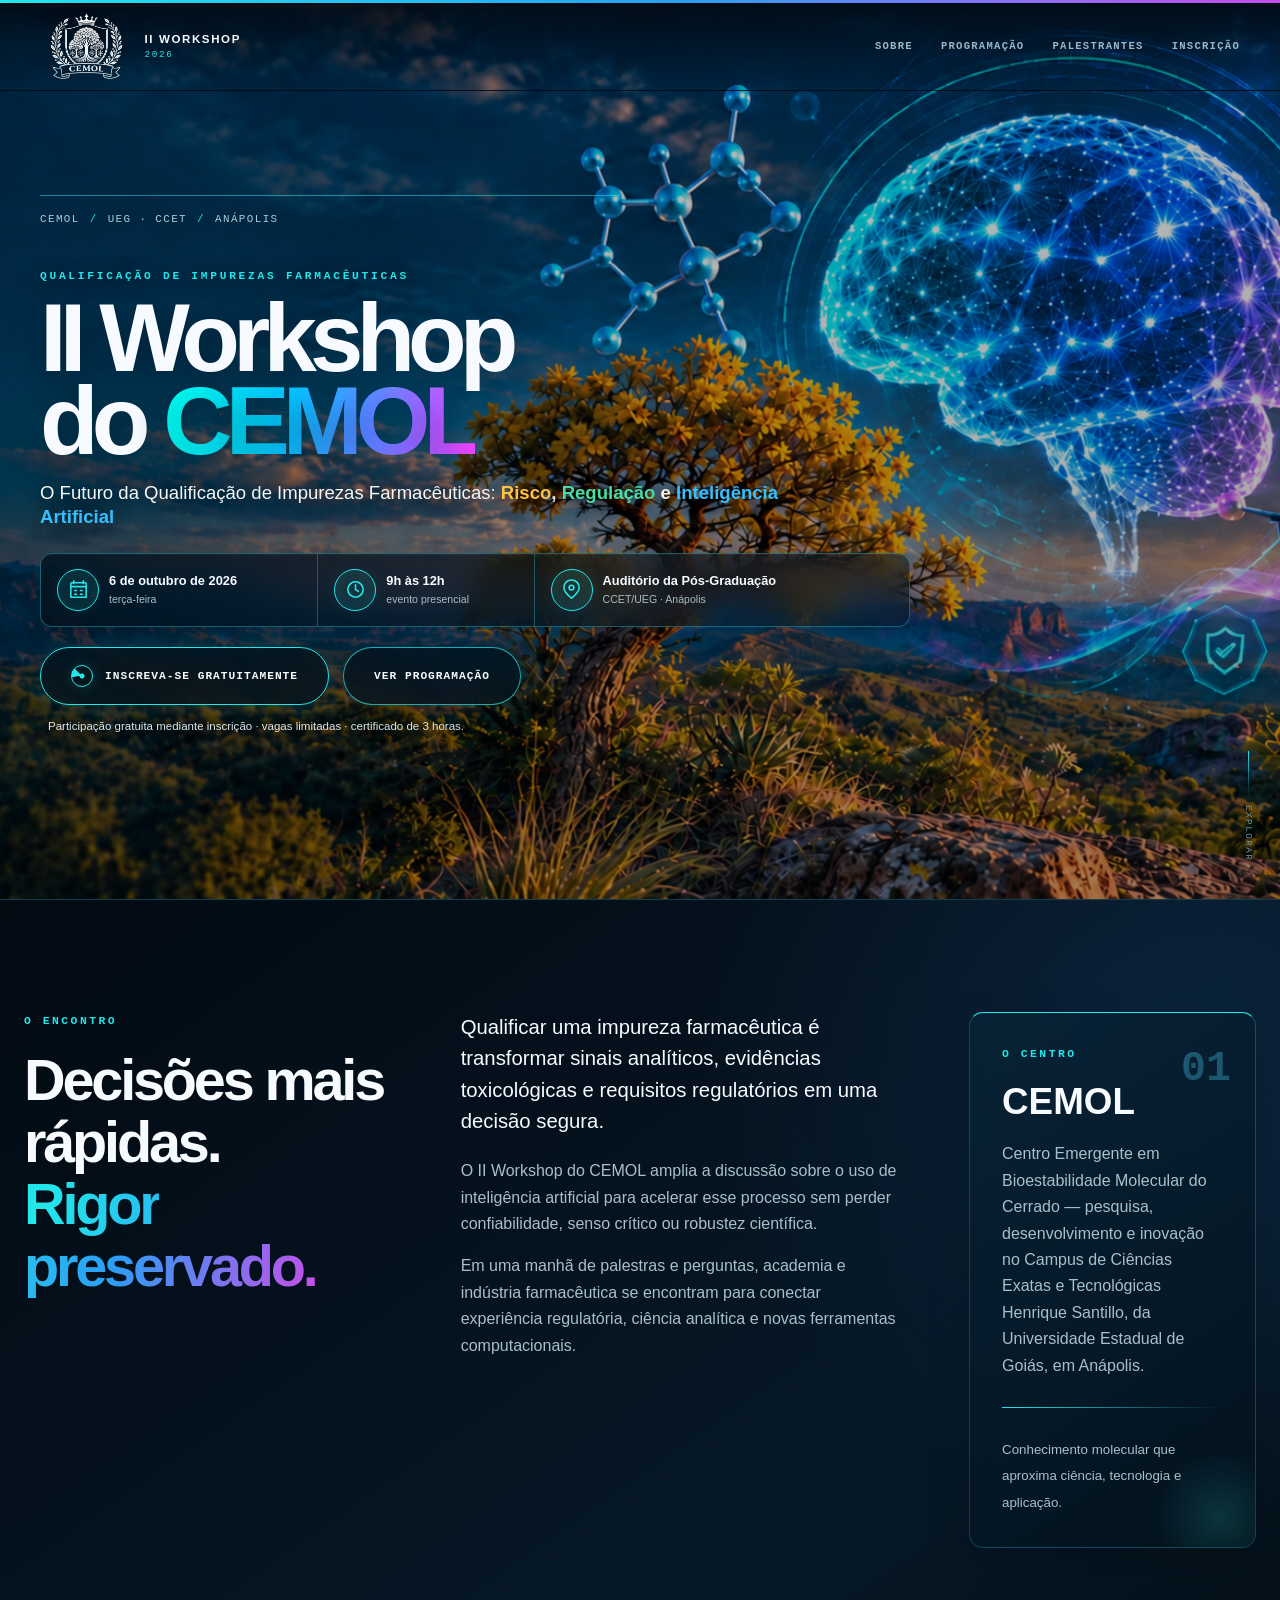
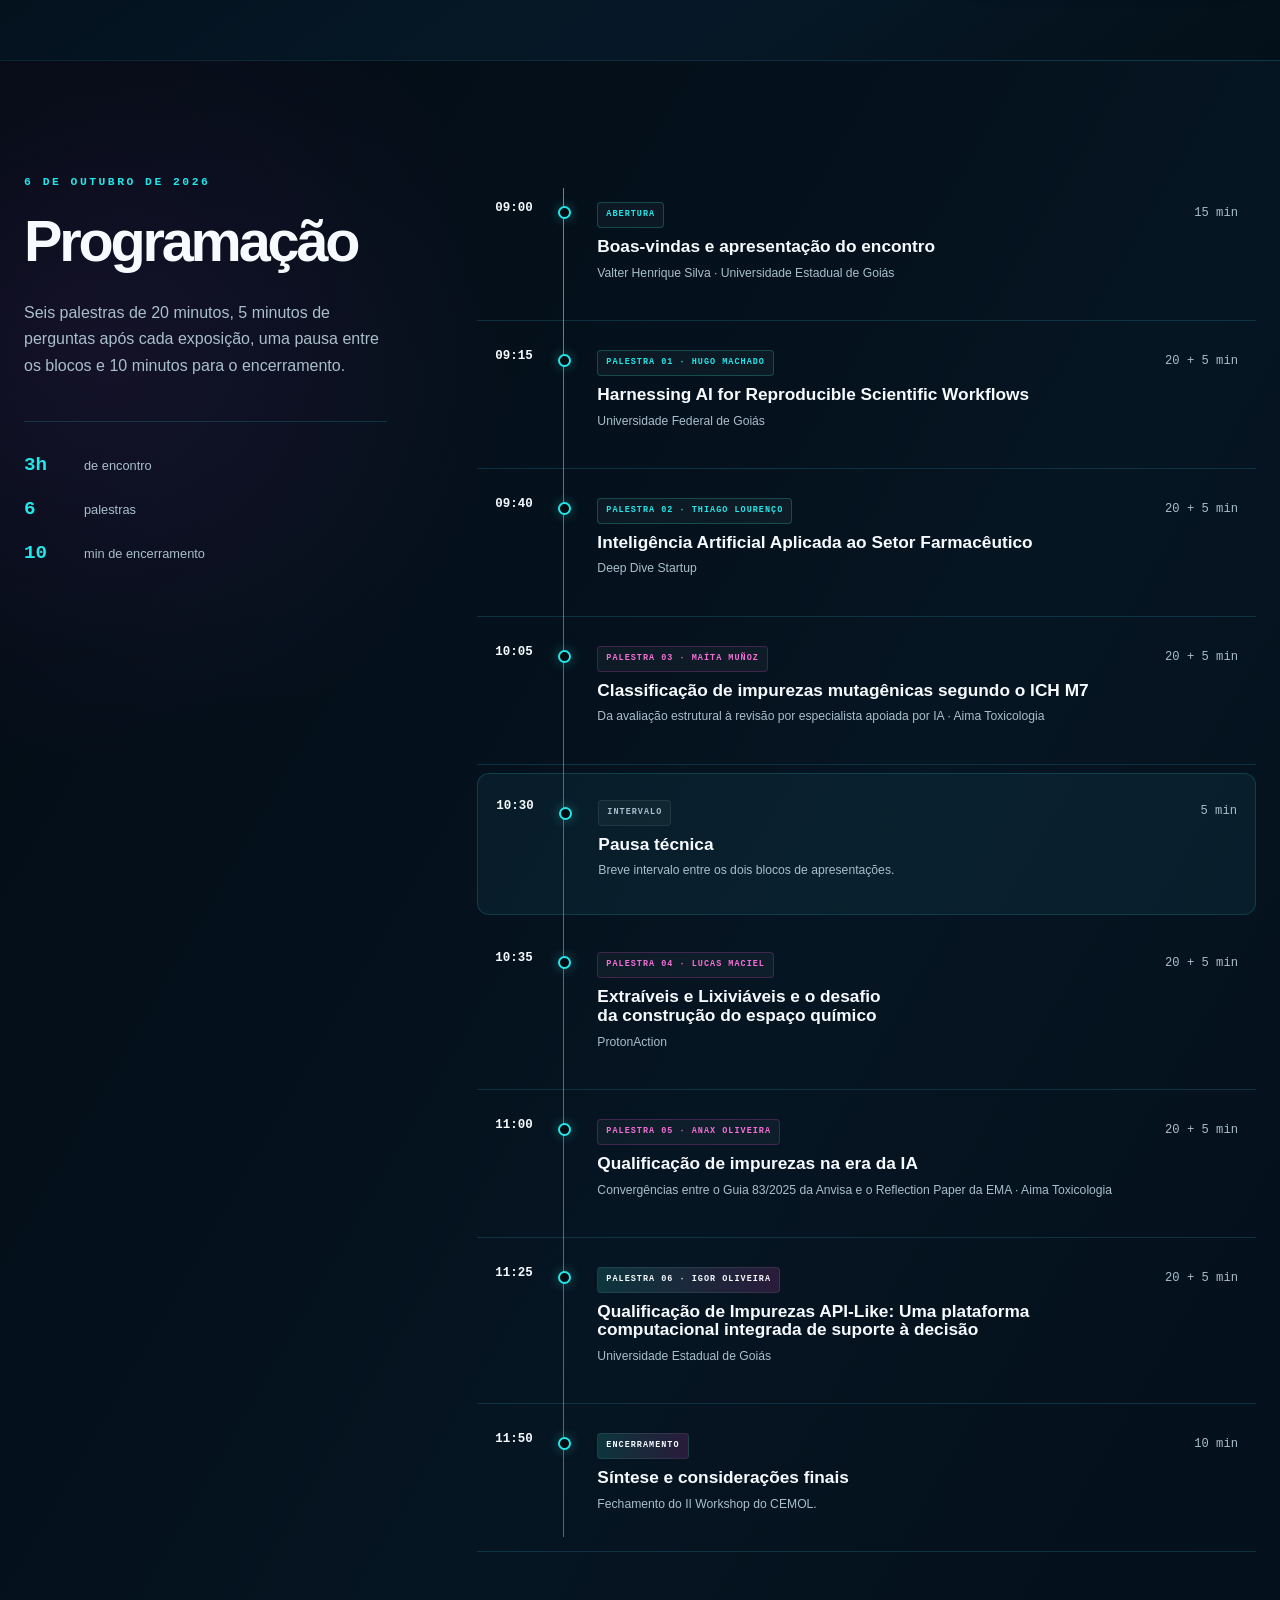
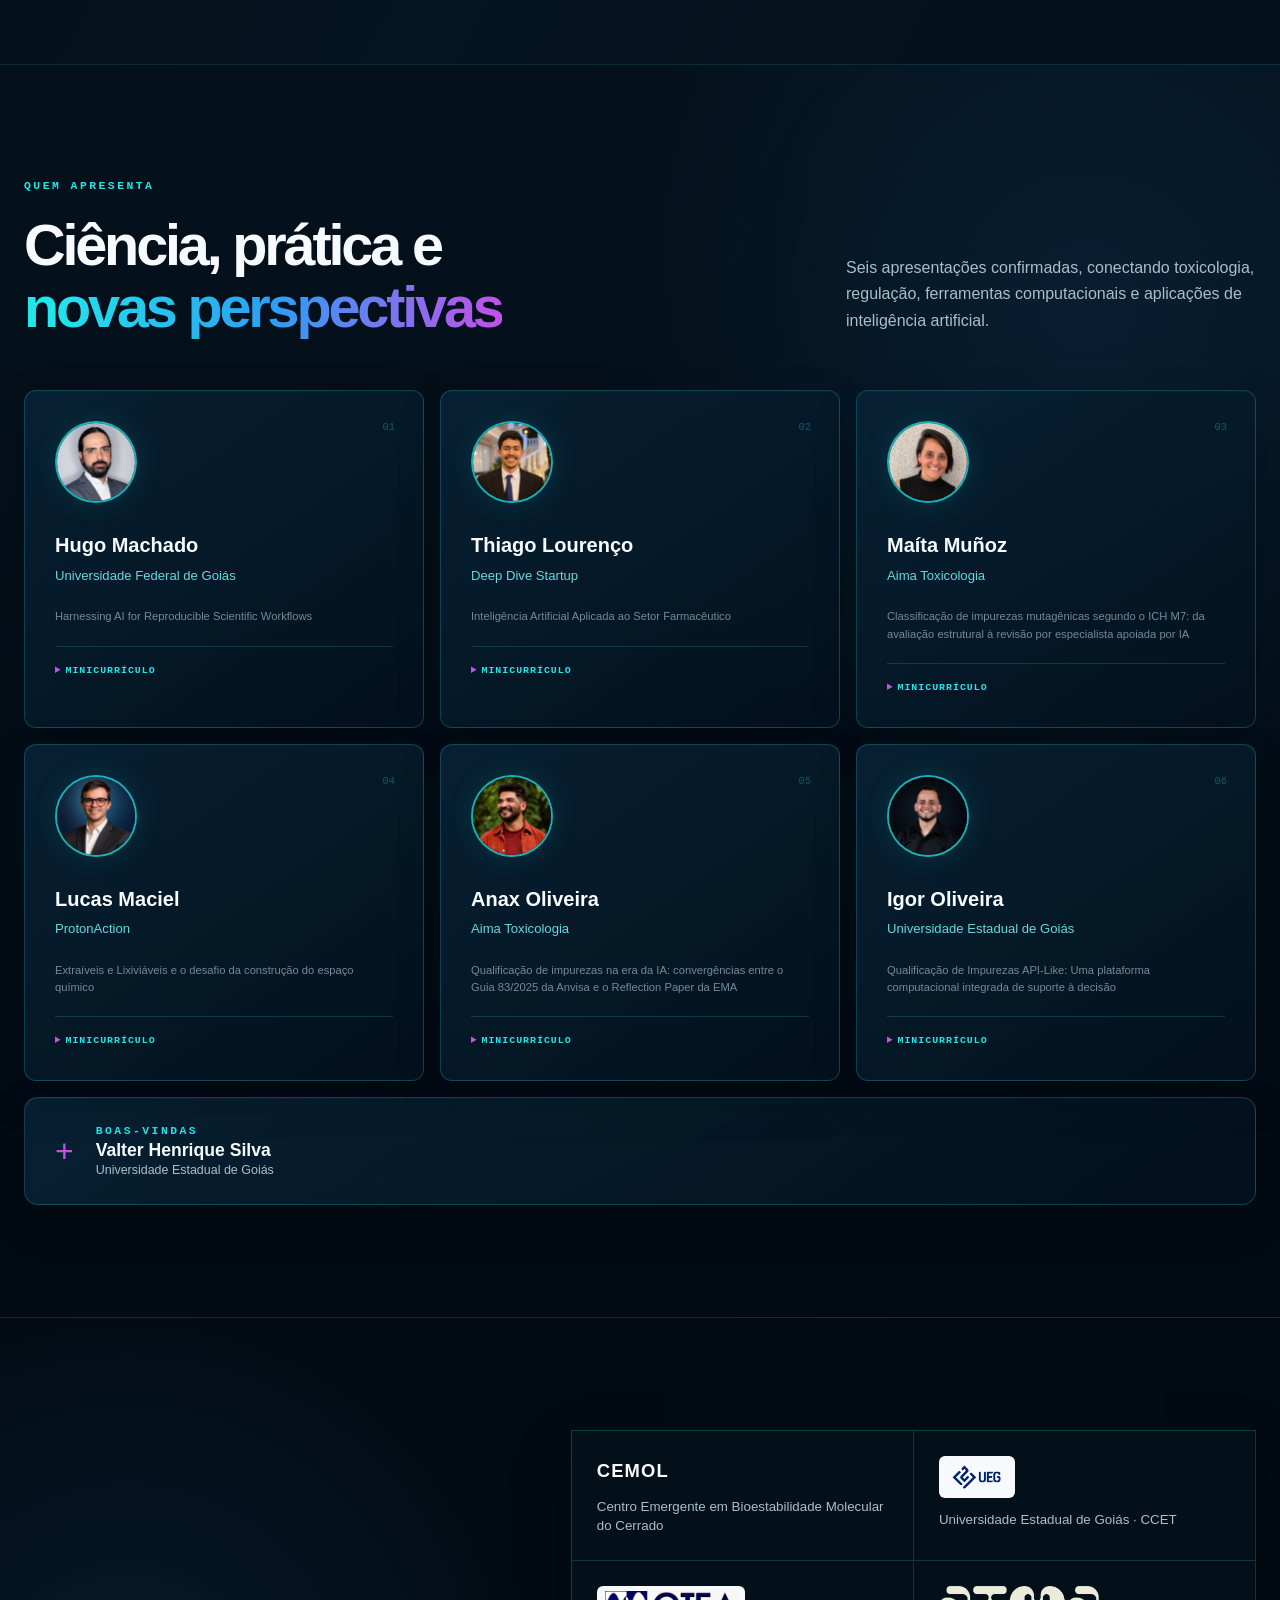
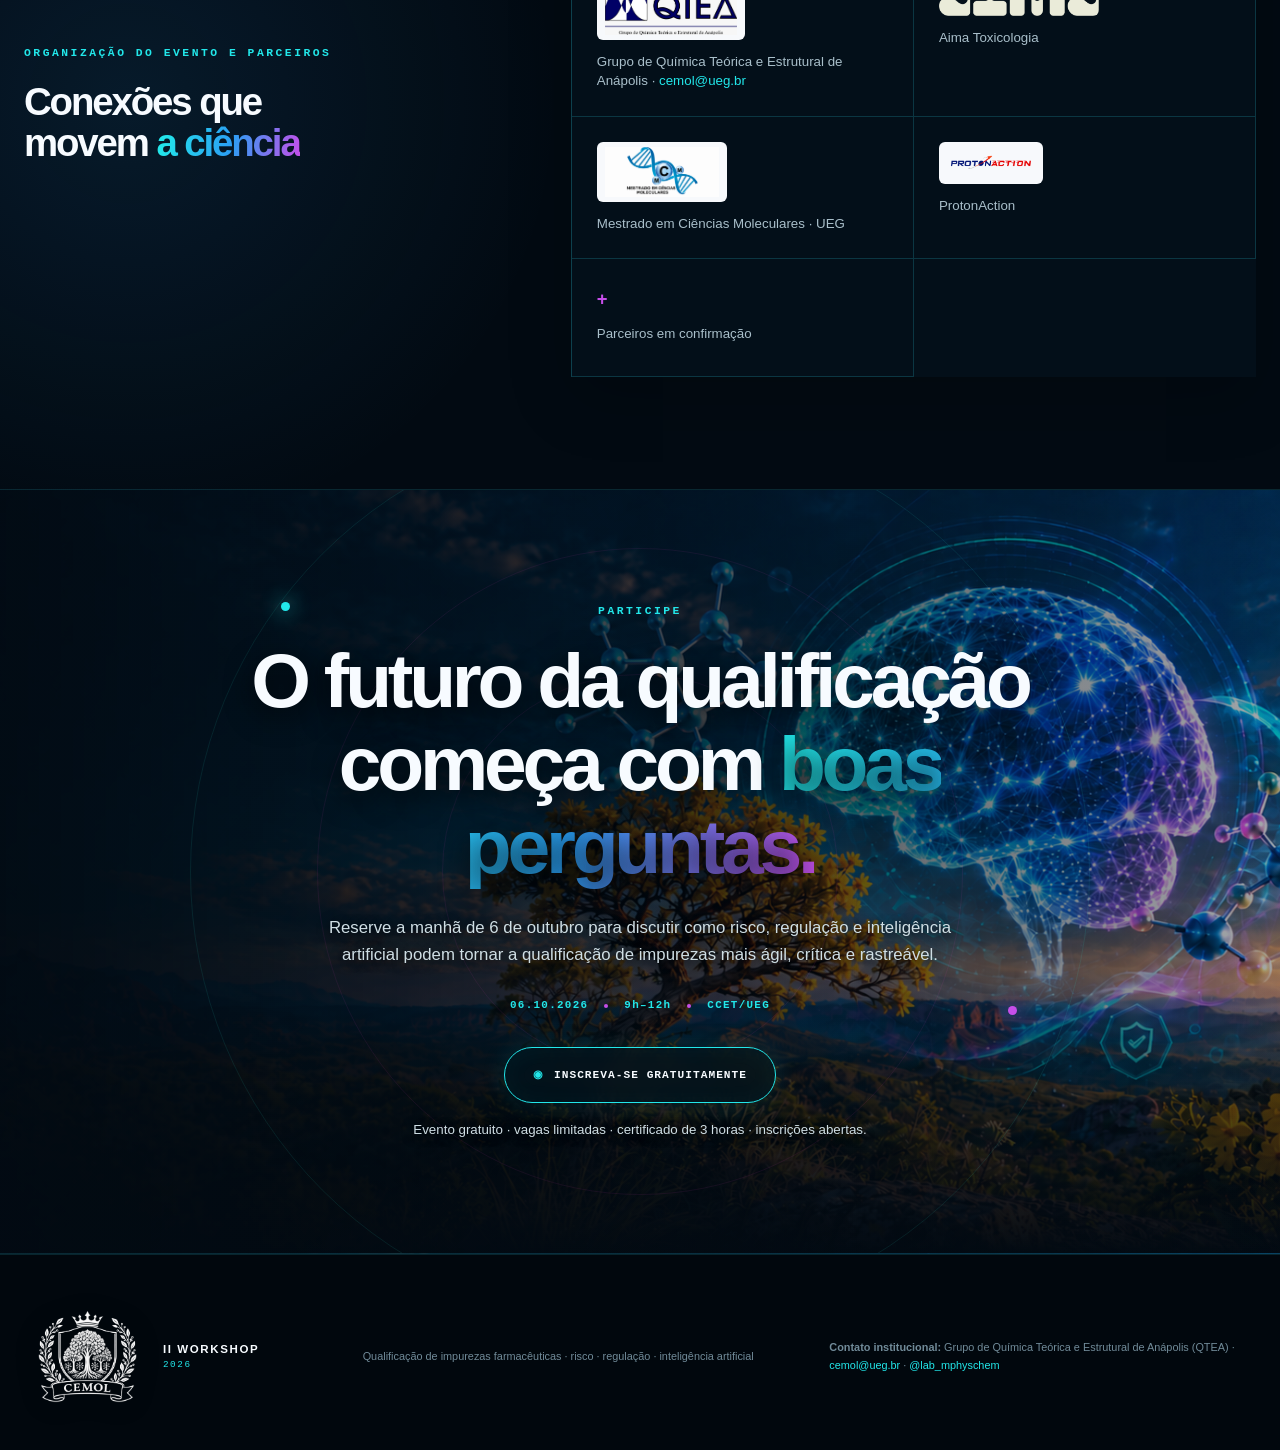
<file: index.html>
<!doctype html>
<html lang="pt-BR">
  <head>
    <meta charset="utf-8" />
    <meta name="viewport" content="width=device-width, initial-scale=1" />
    <meta
      name="description"
      content="II Workshop do CEMOL — O Futuro da Qualificação de Impurezas Farmacêuticas: Risco, Regulação e Inteligência Artificial. 6 de outubro de 2026, das 9h às 12h, em Anápolis."
    />
    <meta name="theme-color" content="#051115" />
    <meta property="og:type" content="website" />
    <meta property="og:title" content="II Workshop do CEMOL" />
    <meta
      property="og:description"
      content="Risco, regulação e inteligência artificial na qualificação de impurezas farmacêuticas."
    />
    <meta property="og:image" content="assets/social-card.png" />
    <title>II Workshop do CEMOL</title>
    <link rel="stylesheet" href="styles.css" />
    <script src="script.js" defer></script>
  </head>
  <body data-registration-url="https://forms.gle/aCswComTDWikFgrj9">
    <a class="skip-link" href="#conteudo">Pular para o conteúdo</a>

    <header class="site-header" data-header>
      <a class="brand" href="#inicio" aria-label="II Workshop do CEMOL — início">
        <img class="brand__logo" src="assets/logo-cemol-oficial.png" alt="" width="1442" height="1091" />
        <span class="brand__edition"><b>II Workshop</b><small>2026</small></span>
      </a>

      <button class="nav-toggle" type="button" aria-expanded="false" aria-controls="menu-principal">
        <span></span><span></span>
        <span class="sr-only">Abrir menu</span>
      </button>

      <nav id="menu-principal" class="site-nav" aria-label="Navegação principal">
        <a href="#sobre">Sobre</a>
        <a href="#programacao">Programação</a>
        <a href="#palestrantes">Palestrantes</a>
        <a href="#inscricao">Inscrição</a>
      </nav>
    </header>

    <main id="conteudo">
      <section id="inicio" class="hero" aria-labelledby="hero-title">
        <div class="hero__backdrop" aria-hidden="true"></div>
        <div class="hero__molecule" aria-hidden="true">
          <span class="bond bond--1"></span><span class="bond bond--2"></span>
          <span class="bond bond--3"></span><span class="bond bond--4"></span>
          <i class="atom atom--1"></i><i class="atom atom--2"></i>
          <i class="atom atom--3"></i><i class="atom atom--4"></i><i class="atom atom--5"></i>
        </div>
        <div class="container hero__content">
          <div class="hero__eyebrow">
            <span>CEMOL</span>
            <span>UEG · CCET</span>
            <span>Anápolis</span>
          </div>
          <p class="kicker">Qualificação de impurezas farmacêuticas</p>
          <h1 id="hero-title">
            <span class="hero__title-line">II Workshop</span>
            <span class="hero__title-line hero__title-line--accent">do <em>CEMOL</em></span>
          </h1>
          <p class="hero__theme">
            O Futuro da Qualificação de Impurezas Farmacêuticas:
            <strong><span class="accent accent--gold">Risco</span>, <span class="accent accent--green">Regulação</span> e <span class="accent accent--blue">Inteligência Artificial</span></strong>
          </p>

          <div class="event-facts" aria-label="Informações do evento">
            <div class="event-fact">
              <span class="event-fact__icon" aria-hidden="true">
                <svg viewBox="0 0 24 24"><path d="M7 3v3M17 3v3M4 9h16M5 5h14a1 1 0 0 1 1 1v14H4V6a1 1 0 0 1 1-1Z"/><path d="M8 13h2M14 13h2M8 17h2M14 17h2"/></svg>
              </span>
              <span><b>6 de outubro de 2026</b><small>terça-feira</small></span>
            </div>
            <div class="event-fact">
              <span class="event-fact__icon" aria-hidden="true">
                <svg viewBox="0 0 24 24"><circle cx="12" cy="12" r="8"/><path d="M12 7v5l3 2"/></svg>
              </span>
              <span><b>9h às 12h</b><small>evento presencial</small></span>
            </div>
            <div class="event-fact">
              <span class="event-fact__icon" aria-hidden="true">
                <svg viewBox="0 0 24 24"><path d="M20 10c0 5-8 11-8 11S4 15 4 10a8 8 0 1 1 16 0Z"/><circle cx="12" cy="10" r="2.5"/></svg>
              </span>
              <span><b>Auditório da Pós-Graduação</b><small>CCET/UEG · Anápolis</small></span>
            </div>
          </div>

          <div class="hero__actions">
            <a class="button button--primary" href="https://forms.gle/aCswComTDWikFgrj9" target="_blank" rel="noopener noreferrer" data-registration-cta>
              Inscreva-se gratuitamente
            </a>
            <a class="button button--ghost" href="#programacao">Ver programação</a>
          </div>
          <p class="hero__note">Participação gratuita mediante inscrição · vagas limitadas · certificado de 3 horas.</p>
        </div>
        <a class="hero__scroll" href="#sobre" aria-label="Ir para a seção Sobre">
          <span></span> Explorar
        </a>
      </section>

      <section id="sobre" class="section section--about">
        <div class="container about-grid">
          <div class="section-heading reveal">
            <p class="kicker">O encontro</p>
            <h2>Decisões mais rápidas.<br /><span>Rigor preservado.</span></h2>
          </div>
          <div class="about-copy reveal">
            <p class="lead">
              Qualificar uma impureza farmacêutica é transformar sinais analíticos,
              evidências toxicológicas e requisitos regulatórios em uma decisão segura.
            </p>
            <p>
              O II Workshop do CEMOL amplia a discussão sobre o uso de inteligência
              artificial para acelerar esse processo sem perder confiabilidade, senso
              crítico ou robustez científica.
            </p>
            <p>
              Em uma manhã de palestras e perguntas, academia e indústria farmacêutica se
              encontram para conectar experiência regulatória, ciência analítica e novas
              ferramentas computacionais.
            </p>
          </div>
          <aside class="about-card reveal" aria-label="Sobre o CEMOL">
            <span class="about-card__index">01</span>
            <p class="kicker">O Centro</p>
            <h3>CEMOL</h3>
            <p>
              Centro Emergente em Bioestabilidade Molecular do Cerrado — pesquisa,
              desenvolvimento e inovação no Campus de Ciências Exatas e Tecnológicas
              Henrique Santillo, da Universidade Estadual de Goiás, em Anápolis.
            </p>
            <div class="about-card__line"></div>
            <small>Conhecimento molecular que aproxima ciência, tecnologia e aplicação.</small>
          </aside>
        </div>
      </section>

      <section id="programacao" class="section section--schedule">
        <div class="container schedule-layout">
          <div class="schedule-intro reveal">
            <p class="kicker">6 de outubro de 2026</p>
            <h2>Programação</h2>
            <p>
              Seis palestras de 20 minutos, 5 minutos de perguntas após cada exposição,
              uma pausa entre os blocos e 10 minutos para o encerramento.
            </p>
            <div class="schedule-summary">
              <span><b>3h</b> de encontro</span>
              <span><b>6</b> palestras</span>
              <span><b>10</b> min de encerramento</span>
            </div>
          </div>

          <ol class="timeline" aria-label="Programação do workshop">
            <li class="timeline__item reveal">
              <time datetime="2026-10-06T09:00">09:00</time>
              <div><span class="tag tag--cyan">Abertura</span><h3>Boas-vindas e apresentação do encontro</h3><p>Valter Henrique Silva · Universidade Estadual de Goiás</p></div>
              <small>15 min</small>
            </li>
            <li class="timeline__item reveal">
              <time datetime="2026-10-06T09:15">09:15</time>
              <div><span class="tag tag--cyan">Palestra 01 · Hugo Machado</span><h3>Harnessing AI for Reproducible Scientific Workflows</h3><p>Universidade Federal de Goiás</p></div>
              <small>20 + 5 min</small>
            </li>
            <li class="timeline__item reveal">
              <time datetime="2026-10-06T09:40">09:40</time>
              <div><span class="tag tag--cyan">Palestra 02 · Thiago Lourenço</span><h3>Inteligência Artificial Aplicada ao Setor Farmacêutico</h3><p>Deep Dive Startup</p></div>
              <small>20 + 5 min</small>
            </li>
            <li class="timeline__item reveal">
              <time datetime="2026-10-06T10:05">10:05</time>
              <div><span class="tag tag--magenta">Palestra 03 · Maíta Muñoz</span><h3>Classificação de impurezas mutagênicas segundo o ICH M7</h3><p>Da avaliação estrutural à revisão por especialista apoiada por IA · Aima Toxicologia</p></div>
              <small>20 + 5 min</small>
            </li>
            <li class="timeline__item timeline__item--break reveal">
              <time datetime="2026-10-06T10:30">10:30</time>
              <div><span class="tag">Intervalo</span><h3>Pausa técnica</h3><p>Breve intervalo entre os dois blocos de apresentações.</p></div>
              <small>5 min</small>
            </li>
            <li class="timeline__item reveal">
              <time datetime="2026-10-06T10:35">10:35</time>
              <div><span class="tag tag--magenta">Palestra 04 · Lucas Maciel</span><h3>Extraíveis e Lixiviáveis e o desafio da construção do espaço químico</h3><p>ProtonAction</p></div>
              <small>20 + 5 min</small>
            </li>
            <li class="timeline__item reveal">
              <time datetime="2026-10-06T11:00">11:00</time>
              <div><span class="tag tag--magenta">Palestra 05 · Anax Oliveira</span><h3>Qualificação de impurezas na era da IA</h3><p>Convergências entre o Guia 83/2025 da Anvisa e o Reflection Paper da EMA · Aima Toxicologia</p></div>
              <small>20 + 5 min</small>
            </li>
            <li class="timeline__item reveal">
              <time datetime="2026-10-06T11:25">11:25</time>
              <div><span class="tag tag--gradient">Palestra 06 · Igor Oliveira</span><h3>Qualificação de Impurezas API-Like: Uma plataforma computacional integrada de suporte à decisão</h3><p>Universidade Estadual de Goiás</p></div>
              <small>20 + 5 min</small>
            </li>
            <li class="timeline__item reveal">
              <time datetime="2026-10-06T11:50">11:50</time>
              <div><span class="tag tag--gradient">Encerramento</span><h3>Síntese e considerações finais</h3><p>Fechamento do II Workshop do CEMOL.</p></div>
              <small>10 min</small>
            </li>
          </ol>
        </div>
      </section>

      <section id="palestrantes" class="section section--speakers">
        <div class="container">
          <div class="section-heading section-heading--row reveal">
            <div><p class="kicker">Quem apresenta</p><h2>Ciência, prática e <span>novas perspectivas</span></h2></div>
            <p>Seis apresentações confirmadas, conectando toxicologia, regulação, ferramentas computacionais e aplicações de inteligência artificial.</p>
          </div>
          <div class="speaker-grid">
            <article class="speaker-card reveal">
              <div class="speaker-card__avatar speaker-card__avatar--photo">
                <img src="assets/hugo-machado.png" alt="Retrato de Hugo Machado" width="1254" height="1254" loading="lazy" />
              </div>
              <span class="speaker-card__number">01</span>
              <h3>Hugo Machado</h3>
              <p>Universidade Federal de Goiás</p>
              <small>Harnessing AI for Reproducible Scientific Workflows</small>
              <details class="speaker-bio">
                <summary>Minicurrículo</summary>
                <p>Químico Industrial, mestre e doutor em Físico-Química pela UEG e UnB, respectivamente. Atua como pesquisador e pós-doutorando no Laboratório de Cromatografia e Espectrometria de Massa (LaCEM) e como pesquisador nos grupos QTEA e LMSC. É desenvolvedor da plataforma computacional “Transitivity”, voltada ao cálculo de propriedades cinéticas e parâmetros relacionados a transformações químicas e fenômenos de transporte. Atualmente, dedica-se ao tratamento de dados de espectrometria de massas e ao desenvolvimento de softwares e modelos matemáticos baseados em inteligência artificial para a análise de processos químicos e biológicos e de problemas em cinética química.</p>
              </details>
            </article>
            <article class="speaker-card reveal">
              <div class="speaker-card__avatar speaker-card__avatar--photo">
                <img src="assets/thiago-lourenco.png" alt="Retrato de Thiago Lourenço" width="1254" height="1254" loading="lazy" />
              </div>
              <span class="speaker-card__number">02</span>
              <h3>Thiago Lourenço</h3>
              <p>Deep Dive Startup</p>
              <small>Inteligência Artificial Aplicada ao Setor Farmacêutico</small>
              <details class="speaker-bio">
                <summary>Minicurrículo</summary>
                <p>Thiago Gomes da Silva Lourenço é Engenheiro Mecatrônico pela Universidade de Brasília (UnB), especializado em Inteligência Artificial. Cofundador da Deep Dive, coordena o projeto SIGN, voltado à aplicação de visão computacional no ensino de LIBRAS. Atua também como Consultor no CGEE, desenvolvendo soluções baseadas em Processamento de Linguagem Natural (PLN) e Grandes Modelos de Linguagem (LLMs) para análise e automação em larga escala. Sua experiência inclui visão computacional, reconhecimento de sinais, robótica, aprendizado por reforço profundo e modelos de linguagem multimodais, com atuação em pesquisa, publicações científicas e desenvolvimento de projetos. Complementa sua formação técnica com experiência em liderança e integração de sistemas, construída no LARA, no IEEE CIS e na Empresa Júnior Mecajun.</p>
              </details>
            </article>
            <article class="speaker-card reveal">
              <div class="speaker-card__avatar speaker-card__avatar--photo">
                <img src="assets/maita-munoz.png" alt="Retrato de Maíta Muñoz" width="1254" height="1254" loading="lazy" />
              </div>
              <span class="speaker-card__number">03</span>
              <h3>Maíta Muñoz</h3>
              <p>Aima Toxicologia</p>
              <small>Classificação de impurezas mutagênicas segundo o ICH M7: da avaliação estrutural à revisão por especialista apoiada por IA</small>
              <details class="speaker-bio">
                <summary>Minicurrículo</summary>
                <p>Maíta é Química pela Universidad del Quindío (Colômbia), Mestre em Toxicologia pela Universidade de São Paulo (USP), com mais de 15 anos de experiência na indústria farmacêutica. Tem sólida experiência na avaliação de risco toxicológico, tendo atuado como Toxicologista na indústria farmacêutica brasileira, onde implementou o uso de ferramentas <em>in silico</em> em diversas frentes, de acordo com regulamentações da Anvisa e guias do ICH. Mais recentemente, trabalhou como Cientista de Aplicação e Consultora Científica no Reino Unido, sendo responsável por implementar o uso de plataformas de Toxicologia Computacional nos países hispanofalantes da América Latina, com foco na avaliação de segurança química. Atualmente, é Diretora Científica na Aima Toxicologia, empresa cujos pilares de atuação são consultoria, educação, ciência e políticas públicas.</p>
              </details>
            </article>
            <article class="speaker-card reveal">
              <div class="speaker-card__avatar speaker-card__avatar--photo">
                <img src="assets/lucas-maciel.png" alt="Retrato de Lucas Maciel" width="1254" height="1254" loading="lazy" />
              </div>
              <span class="speaker-card__number">04</span>
              <h3>Lucas Maciel</h3>
              <p>ProtonAction</p>
              <small>Extraíveis e Lixiviáveis e o desafio da construção do espaço químico</small>
              <details class="speaker-bio">
                <summary>Minicurrículo</summary>
                <p>Farmacêutico pela Universidade Federal do Piauí (UFPI), com Mestrado e Doutorado em Ciências pela Faculdade de Ciências Farmacêuticas de Ribeirão Preto da USP e estágio sanduíche na University of Münster, Alemanha. Possui sólida experiência em técnicas analíticas avançadas, incluindo cromatografia, espectrometria de massas, desenvolvimento e validação de métodos analíticos e bioanalíticos, além de estudos de metabolismo e farmacocinética. Atuou na indústria farmacêutica entre 2020 e 2024, com foco na análise de impurezas farmacêuticas, como produtos de degradação, nitrosaminas e extraíveis e lixiviáveis. Atualmente, é CEO e fundador da ProtonAction, professor de pós-graduação e produtor de conteúdo técnico na área farmacêutica. Também atua como revisor de periódicos científicos internacionais e embaixador científico da comunidade USP Nitrosamine Exchange.</p>
              </details>
            </article>
            <article class="speaker-card reveal">
              <div class="speaker-card__avatar speaker-card__avatar--photo">
                <img src="assets/anax-oliveira.png" alt="Retrato de Anax Oliveira" width="1254" height="1254" loading="lazy" />
              </div>
              <span class="speaker-card__number">05</span>
              <h3>Anax Oliveira</h3>
              <p>Aima Toxicologia</p>
              <small>Qualificação de impurezas na era da IA: convergências entre o Guia 83/2025 da Anvisa e o Reflection Paper da EMA</small>
              <details class="speaker-bio">
                <summary>Minicurrículo</summary>
                <p>Farmacêutico pela Universidade Anhembi Morumbi, com Doutorado em Toxicologia e Análises Toxicológicas pela USP e diplomação pelo American Board of Toxicology (DABT). É cofundador e Diretor Científico da Aima Toxicologia, com sólida experiência em avaliação de risco toxicológico nos setores farmacêutico e de cosméticos, atuando em diferentes contextos regulatórios no Brasil, América Latina e cenário global. Possui experiência em Toxicologia Computacional e participação em importantes iniciativas regulatórias, incluindo o Concea/MCTI, grupos de trabalho da Anvisa e a Câmara Técnica de Cosméticos (CATEC). É autor de publicações científicas e capítulos de livros, membro do Grupo de Trabalho de Toxicologia do CFF, da Society of Toxicology (SOT) e da Diretoria da Sociedade Brasileira de Toxicologia (SBTox).</p>
              </details>
            </article>
            <article class="speaker-card reveal">
              <div class="speaker-card__avatar speaker-card__avatar--photo">
                <img src="assets/igor-oliveira.png" alt="Retrato de Igor Oliveira" width="1254" height="1254" loading="lazy" />
              </div>
              <span class="speaker-card__number">06</span>
              <h3>Igor Oliveira</h3>
              <p>Universidade Estadual de Goiás</p>
              <small>Qualificação de Impurezas API-Like: Uma plataforma computacional integrada de suporte à decisão</small>
              <details class="speaker-bio">
                <summary>Minicurrículo</summary>
                <p>Farmacêutico pela Universidade Federal de Goiás (UFG), pós-graduado em Toxicologia Industrial pelo CDPI PHARMA e mestrando em Ciências Moleculares pela Universidade Estadual de Goiás (UEG), com pesquisa voltada à toxicologia computacional, qualificação de impurezas não mutagênicas, toxicologia regulatória, quimioinformática e inteligência artificial. Atua como Analista de Desenvolvimento Analítico na Brainfarma, com experiência em gerenciamento de risco de nitrosaminas, suporte analítico para impurezas mutagênicas, solventes residuais, impurezas elementares, avaliação comparativa de perfis de impurezas e atividades de suporte analítico pós-registro.</p>
              </details>
            </article>
          </div>
          <div class="speaker-note reveal">
            <span>+</span>
            <div>
              <p class="kicker">Boas-vindas</p>
              <h3>Valter Henrique Silva</h3>
              <p>Universidade Estadual de Goiás</p>
            </div>
          </div>
        </div>
      </section>

      <section id="parceiros" class="section section--partners">
        <div class="container partners-grid">
          <div class="reveal">
            <p class="kicker">Organização do evento e parceiros</p>
            <h2>Conexões que movem <span>a ciência</span></h2>
          </div>
          <div class="partner-list reveal" aria-label="Organização do evento e instituições parceiras">
            <div><b>CEMOL</b><small>Centro Emergente em Bioestabilidade Molecular do Cerrado</small></div>
            <div class="partner-list__brand">
              <img class="partner-logo partner-logo--ueg" src="assets/logo-ueg.png" alt="Logotipo da Universidade Estadual de Goiás" width="1645" height="819" loading="lazy" />
              <small>Universidade Estadual de Goiás · CCET</small>
            </div>
            <div class="partner-list__brand">
              <img class="partner-logo partner-logo--qtea" src="assets/logo-qtea.png" alt="Logotipo do Grupo de Química Teórica e Estrutural de Anápolis" width="626" height="208" loading="lazy" />
              <small>Grupo de Química Teórica e Estrutural de Anápolis · <a href="mailto:cemol@ueg.br">cemol@ueg.br</a></small>
            </div>
            <div class="partner-list__brand">
              <img class="partner-logo partner-logo--aima" src="assets/logo-aima.png" alt="Logotipo da Aima Toxicologia" width="4391" height="823" loading="lazy" />
              <small>Aima Toxicologia</small>
            </div>
            <div class="partner-list__brand">
              <img class="partner-logo partner-logo--ppgcm" src="assets/logo-mestrado-ciencias-moleculares.png" alt="Logotipo do Mestrado em Ciências Moleculares" width="1894" height="830" loading="lazy" />
              <small>Mestrado em Ciências Moleculares · UEG</small>
            </div>
            <div class="partner-list__brand">
              <img class="partner-logo partner-logo--protonaction" src="assets/logo-protonaction.png" alt="Logotipo da ProtonAction" width="2172" height="724" loading="lazy" />
              <small>ProtonAction</small>
            </div>
            <div class="partner-list__pending"><b>+</b><small>Parceiros em confirmação</small></div>
          </div>
        </div>
      </section>

      <section id="inscricao" class="section section--cta">
        <div class="cta-orbit" aria-hidden="true"><i></i><i></i><i></i></div>
        <div class="container cta-content reveal">
          <p class="kicker">Participe</p>
          <h2>O futuro da qualificação<br />começa com <span>boas perguntas.</span></h2>
          <p>
            Reserve a manhã de 6 de outubro para discutir como risco, regulação e
            inteligência artificial podem tornar a qualificação de impurezas mais ágil,
            crítica e rastreável.
          </p>
          <div class="cta-facts">
            <span>06.10.2026</span><i></i><span>9h–12h</span><i></i><span>CCET/UEG</span>
          </div>
          <a class="button button--primary button--large" href="https://forms.gle/aCswComTDWikFgrj9" target="_blank" rel="noopener noreferrer" data-registration-cta>
            Inscreva-se gratuitamente
          </a>
          <small>Evento gratuito · vagas limitadas · certificado de 3 horas · inscrições abertas.</small>
        </div>
      </section>
    </main>

    <footer class="site-footer">
      <div class="container">
        <a class="brand brand--footer" href="#inicio" aria-label="II Workshop do CEMOL — voltar ao início"><img class="brand__logo" src="assets/logo-cemol-oficial.png" alt="" width="1442" height="1091" /><span class="brand__edition"><b>II Workshop</b><small>2026</small></span></a>
        <p>Qualificação de impurezas farmacêuticas · risco · regulação · inteligência artificial</p>
        <p><b>Contato institucional:</b> Grupo de Química Teórica e Estrutural de Anápolis (QTEA) · <a href="mailto:cemol@ueg.br">cemol@ueg.br</a> · <a href="https://www.instagram.com/lab_mphyschem/" target="_blank" rel="noopener noreferrer">@lab_mphyschem</a></p>
      </div>
    </footer>
  </body>
</html>
</file>
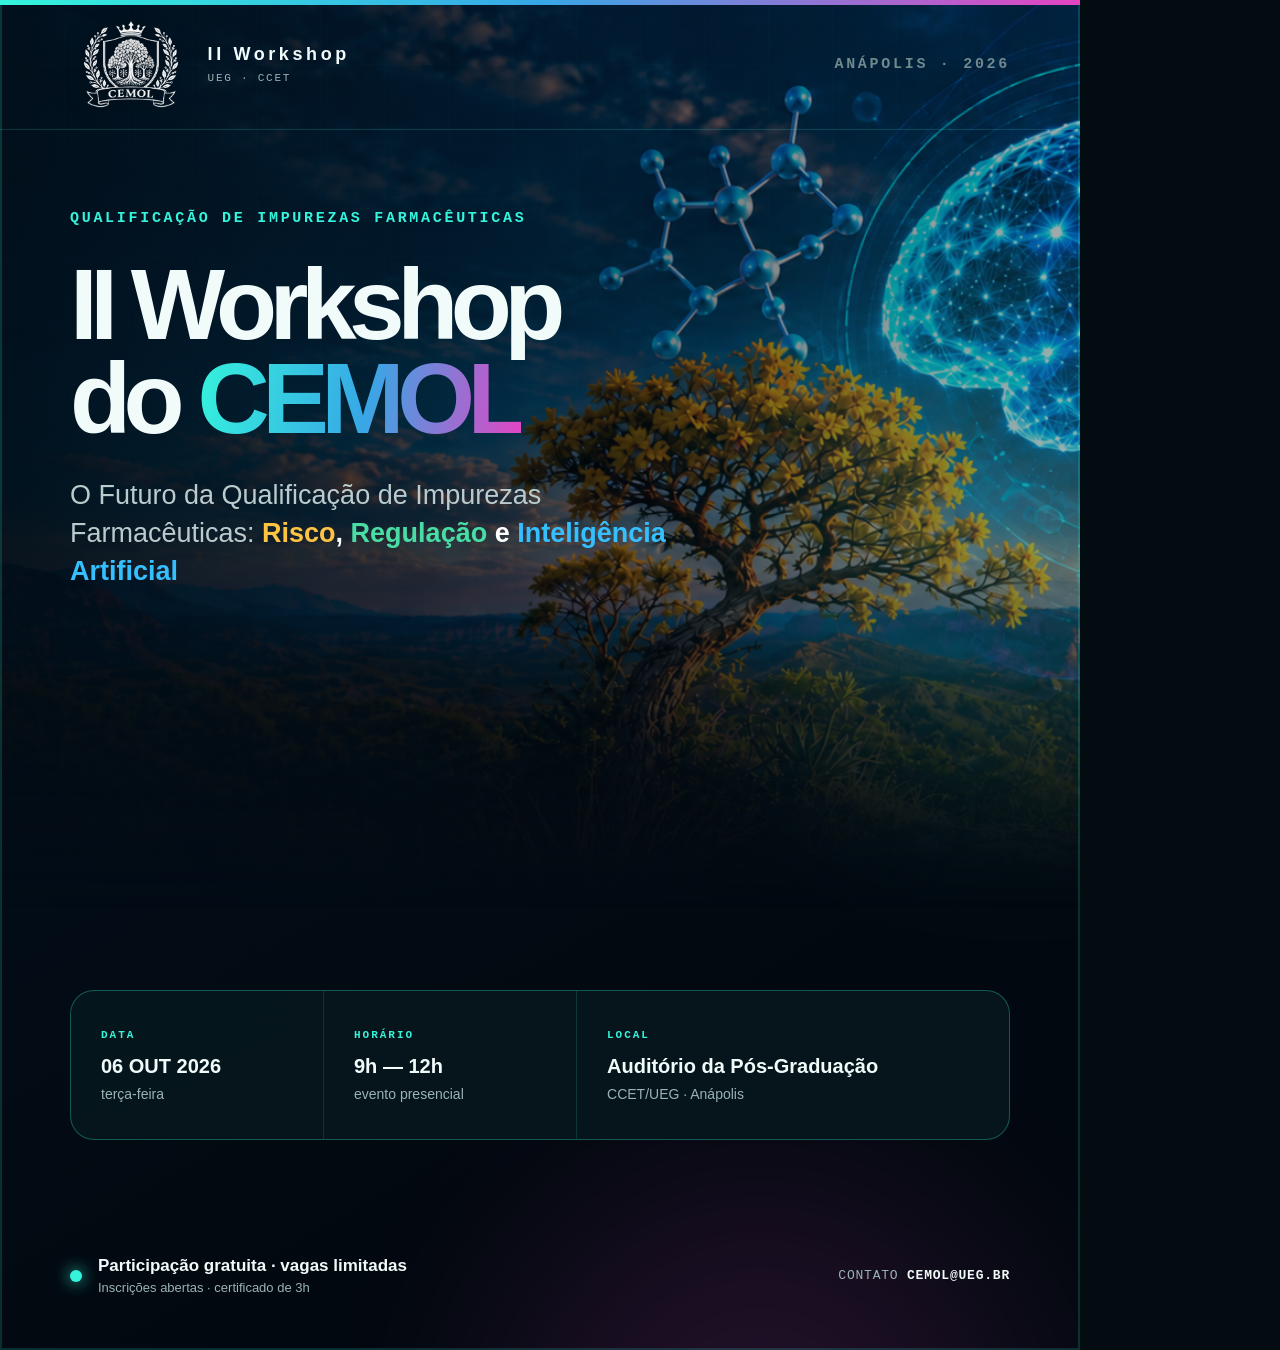
<file: card.html>
<!doctype html>
<html lang="pt-BR">
  <head>
    <meta charset="utf-8" />
    <meta name="viewport" content="width=device-width, initial-scale=1" />
    <title>Card — II Workshop do CEMOL</title>
    <link rel="stylesheet" href="card.css" />
  </head>
  <body>
    <main class="card" aria-label="Card de divulgação do II Workshop do CEMOL">
      <div class="card__image"></div>
      <div class="card__grid"></div>
      <div class="card__glow card__glow--cyan"></div>
      <div class="card__glow card__glow--magenta"></div>

      <header class="card__header">
        <div class="wordmark">
          <img class="wordmark__logo" src="assets/logo-cemol-oficial.png" alt="Logotipo do CEMOL" width="1442" height="1091" />
          <span><b>II Workshop</b><small>UEG · CCET</small></span>
        </div>
        <p>ANÁPOLIS · 2026</p>
      </header>

      <section class="card__content">
        <p class="eyebrow">Qualificação de impurezas farmacêuticas</p>
        <h1><span>II Workshop</span> do <em>CEMOL</em></h1>
        <p class="theme">
          O Futuro da Qualificação de Impurezas Farmacêuticas:
          <strong><span class="accent accent--gold">Risco</span>, <span class="accent accent--green">Regulação</span> e <span class="accent accent--blue">Inteligência Artificial</span></strong>
        </p>

        <div class="molecule" aria-hidden="true">
          <span class="molecule__bond molecule__bond--1"></span>
          <span class="molecule__bond molecule__bond--2"></span>
          <span class="molecule__bond molecule__bond--3"></span>
          <span class="molecule__bond molecule__bond--4"></span>
          <i class="molecule__atom molecule__atom--1"></i>
          <i class="molecule__atom molecule__atom--2"></i>
          <i class="molecule__atom molecule__atom--3"></i>
          <i class="molecule__atom molecule__atom--4"></i>
          <i class="molecule__atom molecule__atom--5"></i>
        </div>
      </section>

      <section class="card__facts">
        <div><small>DATA</small><b>06 OUT 2026</b><span>terça-feira</span></div>
        <div><small>HORÁRIO</small><b>9h — 12h</b><span>evento presencial</span></div>
        <div><small>LOCAL</small><b>Auditório da Pós-Graduação</b><span>CCET/UEG · Anápolis</span></div>
      </section>

      <footer class="card__footer">
        <div><span></span><p><b>Participação gratuita · vagas limitadas</b><small>Inscrições abertas · certificado de 3h</small></p></div>
        <p class="card__contact">Contato <strong>cemol@ueg.br</strong></p>
      </footer>
    </main>
  </body>
</html>
</file>
<file: styles.css>
:root {
  color-scheme: dark;
  --ink: #f3fbfa;
  --muted: #9ab1b4;
  --faint: #607579;
  --base: #041014;
  --base-soft: #07171c;
  --panel: rgba(9, 28, 33, 0.74);
  --panel-strong: #0b2228;
  --line: rgba(97, 221, 208, 0.16);
  --line-strong: rgba(97, 221, 208, 0.34);
  --cyan: #35f4dc;
  --cyan-soft: #59cbbf;
  --blue: #38a9e7;
  --magenta: #e544c3;
  --violet: #8873f4;
  --container: 1180px;
  --header: 76px;
  --radius: 20px;
  --font: Inter, "Segoe UI", Helvetica, Arial, sans-serif;
}

* {
  box-sizing: border-box;
}

html {
  scroll-behavior: smooth;
  background: var(--base);
}

body {
  margin: 0;
  overflow-x: hidden;
  color: var(--ink);
  background:
    radial-gradient(circle at 15% 38%, rgba(16, 115, 119, 0.08), transparent 22rem),
    var(--base);
  font-family: var(--font);
  font-size: 16px;
  line-height: 1.65;
}

body::before {
  position: fixed;
  z-index: 20;
  top: 0;
  left: 0;
  width: 100%;
  height: 2px;
  content: "";
  background: linear-gradient(90deg, var(--cyan), var(--blue), var(--magenta));
}

a {
  color: inherit;
  text-decoration: none;
}

button,
a {
  -webkit-tap-highlight-color: transparent;
}

button:focus-visible,
a:focus-visible {
  outline: 2px solid var(--cyan);
  outline-offset: 4px;
}

h1,
h2,
h3,
p {
  margin-top: 0;
}

h1,
h2,
h3 {
  line-height: 1.08;
  text-wrap: balance;
}

h2 {
  margin-bottom: 0;
  font-size: clamp(2.3rem, 4vw, 4.5rem);
  letter-spacing: -0.055em;
}

h2 span,
h1 em {
  color: transparent;
  background: linear-gradient(100deg, var(--cyan) 5%, var(--blue) 52%, var(--magenta));
  background-clip: text;
  -webkit-background-clip: text;
  font-style: normal;
}

.container {
  width: min(calc(100% - 48px), var(--container));
  margin-inline: auto;
}

.sr-only {
  position: absolute;
  width: 1px;
  height: 1px;
  padding: 0;
  margin: -1px;
  overflow: hidden;
  clip: rect(0, 0, 0, 0);
  white-space: nowrap;
  border: 0;
}

.skip-link {
  position: fixed;
  z-index: 1000;
  top: 12px;
  left: 12px;
  padding: 10px 16px;
  color: #00100f;
  background: var(--cyan);
  border-radius: 8px;
  transform: translateY(-150%);
  transition: transform 160ms ease;
}

.skip-link:focus {
  transform: translateY(0);
}

.site-header {
  position: fixed;
  z-index: 100;
  top: 2px;
  right: 0;
  left: 0;
  display: flex;
  align-items: center;
  justify-content: space-between;
  height: var(--header);
  padding-inline: max(24px, calc((100vw - var(--container)) / 2));
  border-bottom: 1px solid transparent;
  transition: background 240ms ease, border-color 240ms ease, backdrop-filter 240ms ease;
}

.site-header.is-scrolled {
  background: rgba(3, 14, 18, 0.84);
  border-color: var(--line);
  backdrop-filter: blur(20px);
}

.brand {
  display: inline-flex;
  align-items: center;
  gap: 12px;
}

.brand b,
.brand small {
  display: block;
  line-height: 1.15;
}

.brand b {
  font-size: 0.88rem;
  letter-spacing: 0.18em;
}

.brand small {
  margin-top: 4px;
  color: var(--muted);
  font-family: ui-monospace, SFMono-Regular, Consolas, monospace;
  font-size: 0.62rem;
  letter-spacing: 0.13em;
  text-transform: uppercase;
}

.brand__mark {
  position: relative;
  display: grid;
  width: 33px;
  height: 33px;
  place-items: center;
}

.brand__mark::after {
  width: 8px;
  height: 8px;
  content: "";
  background: var(--cyan);
  border-radius: 50%;
  box-shadow: 0 0 20px rgba(53, 244, 220, 0.7);
}

.brand__mark i {
  position: absolute;
  width: 2px;
  height: 12px;
  background: linear-gradient(var(--cyan), transparent);
  transform-origin: 50% 17px;
}

.brand__mark i:nth-child(2) { transform: rotate(60deg); }
.brand__mark i:nth-child(3) { transform: rotate(120deg); }
.brand__mark i:nth-child(4) { transform: rotate(180deg); }
.brand__mark i:nth-child(5) { transform: rotate(240deg); }
.brand__mark i:nth-child(6) { transform: rotate(300deg); }

.site-nav {
  display: flex;
  align-items: center;
  gap: 28px;
}

.site-nav a {
  position: relative;
  color: var(--muted);
  font-family: ui-monospace, SFMono-Regular, Consolas, monospace;
  font-size: 0.67rem;
  font-weight: 700;
  letter-spacing: 0.12em;
  text-transform: uppercase;
  transition: color 160ms ease;
}

.site-nav a::after {
  position: absolute;
  right: 0;
  bottom: -8px;
  left: 0;
  height: 1px;
  content: "";
  background: var(--cyan);
  transform: scaleX(0);
  transition: transform 160ms ease;
}

.site-nav a:hover,
.site-nav a.is-active {
  color: var(--ink);
}

.site-nav a:hover::after,
.site-nav a.is-active::after {
  transform: scaleX(1);
}

.nav-toggle {
  display: none;
}

.hero {
  position: relative;
  min-height: 780px;
  overflow: hidden;
  isolation: isolate;
  border-bottom: 1px solid var(--line);
}

.hero__backdrop {
  position: absolute;
  z-index: -3;
  inset: 0;
  background-image: url("assets/hero-science.png");
  background-position: center;
  background-size: cover;
  opacity: 0.88;
}

.hero::before {
  position: absolute;
  z-index: -2;
  inset: 0;
  content: "";
  background:
    linear-gradient(90deg, rgba(3, 13, 17, 0.98) 0%, rgba(3, 13, 17, 0.92) 32%, rgba(3, 13, 17, 0.2) 72%, rgba(3, 13, 17, 0.45) 100%),
    linear-gradient(0deg, var(--base) 0%, transparent 27%);
}

.hero::after {
  position: absolute;
  z-index: -1;
  inset: 0;
  content: "";
  opacity: 0.12;
  background-image: linear-gradient(rgba(53, 244, 220, 0.07) 1px, transparent 1px), linear-gradient(90deg, rgba(53, 244, 220, 0.07) 1px, transparent 1px);
  background-size: 64px 64px;
  mask-image: linear-gradient(90deg, black, transparent 58%);
}

.hero__content {
  padding-top: clamp(150px, 18vh, 190px);
  padding-bottom: 100px;
}

.hero__eyebrow {
  display: flex;
  align-items: center;
  gap: 10px;
  margin-bottom: 48px;
  color: var(--faint);
  font-family: ui-monospace, SFMono-Regular, Consolas, monospace;
  font-size: 0.62rem;
  letter-spacing: 0.13em;
  text-transform: uppercase;
}

.hero__eyebrow span:not(:last-child)::after {
  margin-left: 10px;
  color: var(--cyan);
  content: "/";
}

.kicker {
  margin-bottom: 18px;
  color: var(--cyan);
  font-family: ui-monospace, SFMono-Regular, Consolas, monospace;
  font-size: 0.67rem;
  font-weight: 800;
  letter-spacing: 0.18em;
  text-transform: uppercase;
}

.hero h1 {
  max-width: 660px;
  margin-bottom: 26px;
  font-size: clamp(4rem, 8vw, 7.6rem);
  letter-spacing: -0.07em;
}

.hero h1 span {
  display: block;
}

.hero__theme {
  max-width: 650px;
  margin-bottom: 36px;
  color: #c5d4d5;
  font-size: clamp(1.1rem, 2vw, 1.42rem);
  line-height: 1.48;
}

.hero__theme strong {
  color: var(--ink);
  font-weight: 650;
}

.event-facts {
  display: flex;
  flex-wrap: wrap;
  gap: 10px;
  max-width: 900px;
  margin-bottom: 30px;
}

.event-fact {
  display: flex;
  align-items: center;
  min-height: 58px;
  padding: 9px 15px 9px 9px;
  gap: 10px;
  background: rgba(5, 20, 24, 0.72);
  border: 1px solid var(--line-strong);
  border-radius: 999px;
  backdrop-filter: blur(12px);
}

.event-fact__icon {
  display: grid;
  width: 38px;
  height: 38px;
  color: var(--cyan);
  background: rgba(53, 244, 220, 0.08);
  border: 1px solid var(--line);
  border-radius: 50%;
  place-items: center;
  font-family: ui-monospace, SFMono-Regular, Consolas, monospace;
  font-size: 0.68rem;
  font-weight: 800;
}

.event-fact b,
.event-fact small {
  display: block;
  line-height: 1.3;
}

.event-fact b {
  font-size: 0.76rem;
}

.event-fact small {
  margin-top: 3px;
  color: var(--muted);
  font-size: 0.62rem;
}

.hero__actions {
  display: flex;
  flex-wrap: wrap;
  gap: 12px;
}

.button {
  display: inline-flex;
  min-height: 50px;
  align-items: center;
  justify-content: center;
  padding: 0 22px;
  border: 1px solid var(--line-strong);
  border-radius: 999px;
  font-family: ui-monospace, SFMono-Regular, Consolas, monospace;
  font-size: 0.7rem;
  font-weight: 800;
  letter-spacing: 0.09em;
  text-transform: uppercase;
  transition: transform 160ms ease, border-color 160ms ease, background 160ms ease;
}

.button:hover:not(.button--disabled) {
  transform: translateY(-2px);
}

.button--primary {
  color: #001411;
  background: var(--cyan);
  border-color: var(--cyan);
  box-shadow: 0 0 34px rgba(53, 244, 220, 0.14);
}

.button--ghost:hover {
  background: rgba(53, 244, 220, 0.06);
  border-color: var(--cyan);
}

.button--disabled {
  color: #89a19f;
  cursor: not-allowed;
  background: rgba(104, 139, 137, 0.12);
  border-color: rgba(142, 177, 174, 0.22);
  box-shadow: none;
}

.button--large {
  min-height: 62px;
  padding-inline: 32px;
}

.hero__note {
  margin: 14px 0 0 8px;
  color: var(--faint);
  font-size: 0.72rem;
}

.hero__scroll {
  position: absolute;
  right: max(24px, calc((100vw - var(--container)) / 2));
  bottom: 38px;
  display: flex;
  align-items: center;
  gap: 10px;
  color: var(--faint);
  font-family: ui-monospace, SFMono-Regular, Consolas, monospace;
  font-size: 0.58rem;
  letter-spacing: 0.16em;
  text-transform: uppercase;
  writing-mode: vertical-rl;
}

.hero__scroll span {
  display: block;
  width: 1px;
  height: 44px;
  background: linear-gradient(var(--cyan), transparent);
}

.hero__molecule {
  position: absolute;
  z-index: -1;
  top: 35%;
  right: 20%;
  width: 260px;
  height: 240px;
  opacity: 0.72;
  filter: drop-shadow(0 0 18px rgba(53, 244, 220, 0.32));
  transform: rotate(-8deg);
}

.atom,
.bond {
  position: absolute;
  display: block;
}

.atom {
  z-index: 2;
  width: 22px;
  height: 22px;
  background: radial-gradient(circle at 35% 30%, #f4ffff, var(--cyan) 25%, #06465d 70%);
  border: 1px solid rgba(255,255,255,.7);
  border-radius: 50%;
  box-shadow: inset -3px -3px 8px rgba(0,0,0,.5), 0 0 18px rgba(53,244,220,.55);
}

.atom--1 { top: 96px; left: 8px; }
.atom--2 { top: 35px; left: 87px; }
.atom--3 { top: 122px; left: 120px; background: radial-gradient(circle at 35% 30%, #fff, var(--magenta) 27%, #53104b 70%); }
.atom--4 { top: 76px; left: 207px; }
.atom--5 { top: 176px; left: 188px; width: 15px; height: 15px; }

.bond {
  z-index: 1;
  height: 4px;
  background: linear-gradient(90deg, var(--cyan), rgba(211,255,250,.9));
  border-radius: 4px;
  box-shadow: 0 0 10px rgba(53,244,220,.5);
  transform-origin: left center;
}

.bond--1 { top: 105px; left: 24px; width: 103px; transform: rotate(-38deg); }
.bond--2 { top: 51px; left: 102px; width: 82px; transform: rotate(67deg); }
.bond--3 { top: 133px; left: 138px; width: 92px; transform: rotate(-31deg); }
.bond--4 { top: 141px; left: 213px; width: 55px; transform: rotate(98deg); }

.section {
  position: relative;
  padding: 130px 0;
  border-bottom: 1px solid var(--line);
  scroll-margin-top: var(--header);
}

.section-heading {
  max-width: 720px;
}

.section-heading--row {
  display: flex;
  max-width: none;
  align-items: flex-end;
  justify-content: space-between;
  gap: 80px;
  margin-bottom: 52px;
}

.section-heading--row > p {
  max-width: 410px;
  margin-bottom: 4px;
  color: var(--muted);
}

.about-grid {
  display: grid;
  grid-template-columns: 0.92fr 1.1fr 0.72fr;
  gap: 70px;
  align-items: start;
}

.section--about {
  background:
    radial-gradient(circle at 92% 26%, rgba(34, 196, 176, 0.08), transparent 25rem),
    linear-gradient(180deg, #051216, var(--base));
}

.about-copy {
  color: var(--muted);
}

.about-copy .lead {
  color: var(--ink);
  font-size: 1.27rem;
  line-height: 1.55;
}

.about-card {
  position: relative;
  padding: 32px;
  overflow: hidden;
  background: linear-gradient(145deg, rgba(11, 41, 45, 0.92), rgba(5, 22, 27, 0.94));
  border: 1px solid var(--line-strong);
  border-radius: var(--radius);
}

.about-card::after {
  position: absolute;
  right: -35px;
  bottom: -40px;
  width: 140px;
  height: 140px;
  content: "";
  background: radial-gradient(circle, rgba(53, 244, 220, 0.15), transparent 67%);
}

.about-card__index {
  position: absolute;
  top: 22px;
  right: 24px;
  color: rgba(53, 244, 220, 0.28);
  font-family: ui-monospace, SFMono-Regular, Consolas, monospace;
  font-size: 2.6rem;
  font-weight: 800;
}

.about-card h3 {
  margin-bottom: 20px;
  font-size: 2.3rem;
}

.about-card p:not(.kicker),
.about-card small {
  color: var(--muted);
}

.about-card__line {
  height: 1px;
  margin: 28px 0;
  background: linear-gradient(90deg, var(--cyan), transparent);
}

.section--topics {
  overflow: hidden;
  background: #041115;
}

.topics-orbit {
  position: absolute;
  top: 10%;
  right: -220px;
  width: 700px;
  height: 700px;
  opacity: 0.18;
  border: 1px solid var(--cyan);
  border-radius: 50%;
  box-shadow: inset 0 0 120px rgba(53, 244, 220, 0.16);
}

.topics-orbit::before,
.topics-orbit::after {
  position: absolute;
  content: "";
  border: 1px solid var(--magenta);
  border-radius: inherit;
}

.topics-orbit::before { inset: 100px; }
.topics-orbit::after { inset: 220px; }

.topic-grid {
  position: relative;
  z-index: 1;
  display: grid;
  grid-template-columns: repeat(3, 1fr);
  gap: 12px;
}

.topic-card {
  position: relative;
  min-height: 290px;
  padding: 30px;
  overflow: hidden;
  background: linear-gradient(145deg, rgba(8, 31, 36, 0.88), rgba(5, 21, 25, 0.9));
  border: 1px solid var(--line);
  border-radius: 14px;
  transition: border-color 220ms ease, transform 220ms ease, background 220ms ease;
}

.topic-card::after {
  position: absolute;
  right: -20%;
  bottom: -55%;
  width: 200px;
  height: 200px;
  content: "";
  background: radial-gradient(circle, rgba(53, 244, 220, 0.11), transparent 65%);
  transition: transform 220ms ease;
}

.topic-card:hover {
  background: linear-gradient(145deg, rgba(9, 42, 46, 0.94), rgba(6, 25, 29, 0.94));
  border-color: var(--line-strong);
  transform: translateY(-4px);
}

.topic-card:hover::after {
  transform: translate(-20px, -20px);
}

.topic-card__number {
  position: absolute;
  top: 26px;
  right: 28px;
  color: var(--faint);
  font-family: ui-monospace, SFMono-Regular, Consolas, monospace;
  font-size: 0.65rem;
}

.topic-card__icon {
  display: grid;
  width: 40px;
  height: 40px;
  margin-bottom: 46px;
  color: var(--cyan);
  background: rgba(53, 244, 220, 0.08);
  border: 1px solid var(--line);
  border-radius: 10px;
  place-items: center;
  font-size: 1.1rem;
}

.topic-card h3 {
  margin-bottom: 12px;
  font-size: 1.2rem;
}

.topic-card p {
  color: var(--muted);
  font-size: 0.9rem;
}

.topic-card small {
  color: var(--faint);
  font-family: ui-monospace, SFMono-Regular, Consolas, monospace;
  font-size: 0.58rem;
  letter-spacing: 0.05em;
}

.section--schedule {
  background:
    linear-gradient(90deg, rgba(2, 12, 15, 0.96), rgba(3, 17, 20, 0.85)),
    radial-gradient(circle at 5% 15%, rgba(229, 68, 195, 0.08), transparent 20rem);
}

.schedule-layout {
  display: grid;
  grid-template-columns: 0.7fr 1.5fr;
  gap: 90px;
  align-items: start;
}

.schedule-intro {
  position: sticky;
  top: 125px;
}

.schedule-intro h2 {
  margin-bottom: 28px;
}

.schedule-intro > p:not(.kicker) {
  color: var(--muted);
}

.schedule-summary {
  display: grid;
  gap: 12px;
  margin-top: 42px;
  padding-top: 28px;
  border-top: 1px solid var(--line);
}

.schedule-summary span {
  display: flex;
  align-items: baseline;
  gap: 12px;
  color: var(--muted);
  font-size: 0.8rem;
}

.schedule-summary b {
  min-width: 48px;
  color: var(--cyan);
  font-family: ui-monospace, SFMono-Regular, Consolas, monospace;
  font-size: 1.2rem;
}

.timeline {
  position: relative;
  padding: 0;
  margin: 0;
  list-style: none;
}

.timeline::before {
  position: absolute;
  top: 15px;
  bottom: 15px;
  left: 86px;
  width: 1px;
  content: "";
  background: linear-gradient(var(--cyan), var(--magenta));
  opacity: 0.45;
}

.timeline__item {
  position: relative;
  display: grid;
  grid-template-columns: 70px 1fr auto;
  gap: 32px;
  min-height: 126px;
  padding: 25px 0;
  border-bottom: 1px solid var(--line);
}

.timeline__item::before {
  position: absolute;
  z-index: 2;
  top: 33px;
  left: 81px;
  width: 9px;
  height: 9px;
  content: "";
  background: var(--base);
  border: 2px solid var(--cyan);
  border-radius: 50%;
  box-shadow: 0 0 12px rgba(53, 244, 220, 0.35);
}

.timeline__item time {
  color: var(--ink);
  font-family: ui-monospace, SFMono-Regular, Consolas, monospace;
  font-size: 0.78rem;
  font-weight: 800;
}

.timeline__item h3 {
  margin: 9px 0 7px;
  font-size: 1.08rem;
}

.timeline__item p,
.timeline__item > small {
  color: var(--muted);
  font-size: 0.76rem;
}

.timeline__item > small {
  align-self: start;
  padding-top: 5px;
  font-family: ui-monospace, SFMono-Regular, Consolas, monospace;
  white-space: nowrap;
}

.timeline__item--break {
  min-height: auto;
  margin: 8px 0;
  padding: 22px 20px 22px 0;
  background: rgba(86, 126, 128, 0.1);
  border: 1px solid var(--line);
  border-radius: 12px;
}

.tag {
  display: inline-flex;
  padding: 5px 8px;
  color: var(--muted);
  background: rgba(132, 160, 161, 0.07);
  border: 1px solid rgba(132, 160, 161, 0.14);
  border-radius: 4px;
  font-family: ui-monospace, SFMono-Regular, Consolas, monospace;
  font-size: 0.53rem;
  font-weight: 800;
  letter-spacing: 0.12em;
  text-transform: uppercase;
}

.tag--cyan { color: var(--cyan); border-color: rgba(53,244,220,.22); }
.tag--magenta { color: #f46fd7; border-color: rgba(229,68,195,.24); }
.tag--gradient { color: var(--ink); background: linear-gradient(90deg, rgba(53,244,220,.15), rgba(229,68,195,.16)); }

.section--speakers {
  background:
    radial-gradient(circle at 18% 74%, rgba(53, 244, 220, 0.07), transparent 26rem),
    #061419;
}

.speaker-grid {
  display: grid;
  grid-template-columns: repeat(3, 1fr);
  gap: 12px;
}

.speaker-card {
  position: relative;
  min-height: 305px;
  padding: 30px;
  background: linear-gradient(145deg, rgba(9, 35, 40, 0.88), rgba(6, 22, 27, 0.94));
  border: 1px solid var(--line);
  border-radius: 14px;
  transition: border-color 220ms ease, transform 220ms ease;
}

.speaker-card:hover {
  border-color: var(--line-strong);
  transform: translateY(-4px);
}

.speaker-card__avatar {
  display: grid;
  width: 68px;
  height: 68px;
  margin-bottom: 32px;
  color: var(--cyan);
  background: linear-gradient(145deg, rgba(53, 244, 220, .14), rgba(229, 68, 195, .1));
  border: 1px solid var(--line-strong);
  border-radius: 50%;
  place-items: center;
  font-family: ui-monospace, SFMono-Regular, Consolas, monospace;
  font-size: .78rem;
  font-weight: 800;
  letter-spacing: .08em;
}

.speaker-card__avatar--photo {
  overflow: hidden;
  background: var(--panel-strong);
}

.speaker-card__avatar--photo img {
  display: block;
  width: 100%;
  height: 100%;
  object-fit: cover;
}

.speaker-card__number {
  position: absolute;
  top: 28px;
  right: 28px;
  color: var(--faint);
  font-family: ui-monospace, SFMono-Regular, Consolas, monospace;
  font-size: .65rem;
}

.speaker-card h3 {
  margin-bottom: 8px;
  font-size: 1.25rem;
}

.speaker-card p {
  margin-bottom: 22px;
  color: var(--cyan-soft);
  font-size: .82rem;
}

.speaker-card small {
  display: block;
  color: var(--faint);
  font-size: .7rem;
  line-height: 1.55;
}

.speaker-bio {
  margin-top: 20px;
  padding-top: 16px;
  border-top: 1px solid var(--line);
}

.speaker-bio summary {
  color: var(--cyan);
  cursor: pointer;
  font-family: ui-monospace, SFMono-Regular, Consolas, monospace;
  font-size: .62rem;
  font-weight: 800;
  letter-spacing: .1em;
  text-transform: uppercase;
}

.speaker-bio summary::marker {
  color: var(--magenta);
}

.speaker-bio p {
  margin: 16px 0 0;
  color: var(--muted);
  font-size: .76rem;
  line-height: 1.65;
}

.speaker-note {
  display: flex;
  align-items: center;
  gap: 22px;
  margin-top: 16px;
  padding: 24px 30px;
  background: rgba(53, 244, 220, .04);
  border: 1px solid var(--line);
  border-radius: 14px;
}

.speaker-note > span {
  color: var(--magenta);
  font-size: 2rem;
}

.speaker-note h3,
.speaker-note p {
  margin-bottom: 0;
}

.speaker-note h3 {
  font-size: 1.1rem;
}

.speaker-note p:not(.kicker) {
  color: var(--muted);
  font-size: .78rem;
}

.section--partners {
  padding-block: 95px;
}

.partners-grid {
  display: grid;
  grid-template-columns: 0.8fr 1.2fr;
  gap: 90px;
  align-items: center;
}

.partners-grid h2 {
  font-size: clamp(2rem, 3vw, 3.4rem);
}

.partner-list {
  display: grid;
  grid-template-columns: repeat(2, 1fr);
  border-top: 1px solid var(--line);
  border-left: 1px solid var(--line);
}

.partner-list > div {
  min-height: 118px;
  padding: 25px;
  border-right: 1px solid var(--line);
  border-bottom: 1px solid var(--line);
}

.partner-list b,
.partner-list small {
  display: block;
}

.partner-list b {
  margin-bottom: 10px;
  color: var(--ink);
  font-size: 1.15rem;
  letter-spacing: 0.06em;
}

.partner-list small {
  color: var(--muted);
  line-height: 1.45;
}

.partner-logo {
  display: block;
  width: auto;
  height: 42px;
  margin-bottom: 12px;
  padding: 8px 12px;
  border-radius: 6px;
  background: #f7f9fc;
  object-fit: contain;
}

.partner-logo--aima {
  height: 30px;
  padding: 0;
  background: transparent;
}

.partner-logo--qtea {
  height: 54px;
  padding: 5px 8px;
}

.partner-logo--ppgcm {
  height: 60px;
  padding: 5px 8px;
}

.partner-logo--protonaction {
  height: 42px;
  padding: 7px 10px;
}

.partner-list a,
.site-footer a:not(.brand) {
  color: var(--cyan);
  text-decoration-color: rgba(46, 242, 201, 0.45);
  text-underline-offset: 0.2em;
}

.partner-list a:hover,
.site-footer a:not(.brand):hover {
  text-decoration-color: currentColor;
}

.partner-list__pending b {
  color: var(--magenta);
}

.section--cta {
  min-height: 720px;
  display: grid;
  align-items: center;
  overflow: hidden;
  text-align: center;
  background:
    radial-gradient(circle at 50% 120%, rgba(53, 244, 220, 0.14), transparent 40rem),
    linear-gradient(180deg, #051115, #030d10);
}

.cta-content {
  position: relative;
  z-index: 2;
  max-width: 900px;
}

.cta-content h2 {
  margin-bottom: 26px;
  font-size: clamp(3rem, 6vw, 6rem);
}

.cta-content > p:not(.kicker) {
  max-width: 670px;
  margin: 0 auto 28px;
  color: var(--muted);
  font-size: 1.05rem;
}

.cta-facts {
  display: flex;
  align-items: center;
  justify-content: center;
  gap: 16px;
  margin-bottom: 32px;
  color: var(--cyan);
  font-family: ui-monospace, SFMono-Regular, Consolas, monospace;
  font-size: 0.68rem;
  font-weight: 700;
  letter-spacing: 0.12em;
}

.cta-facts i {
  width: 4px;
  height: 4px;
  background: var(--magenta);
  border-radius: 50%;
}

.cta-content > small {
  display: block;
  margin-top: 16px;
  color: var(--faint);
}

.cta-orbit {
  position: absolute;
  top: 50%;
  left: 50%;
  width: min(78vw, 900px);
  aspect-ratio: 1;
  border: 1px solid rgba(53, 244, 220, 0.09);
  border-radius: 50%;
  transform: translate(-50%, -50%);
}

.cta-orbit::before,
.cta-orbit::after {
  position: absolute;
  content: "";
  border: 1px solid rgba(229, 68, 195, 0.08);
  border-radius: inherit;
}

.cta-orbit::before { inset: 14%; }
.cta-orbit::after { inset: 28%; }

.cta-orbit i {
  position: absolute;
  width: 9px;
  height: 9px;
  background: var(--cyan);
  border-radius: 50%;
  box-shadow: 0 0 20px var(--cyan);
}

.cta-orbit i:first-child { top: 20%; left: 10%; }
.cta-orbit i:nth-child(2) { right: 8%; bottom: 34%; background: var(--magenta); box-shadow: 0 0 20px var(--magenta); }
.cta-orbit i:nth-child(3) { right: 31%; bottom: 3%; }

.site-footer {
  padding: 54px 0;
  background: #020a0d;
}

.site-footer .container {
  display: grid;
  grid-template-columns: 0.7fr 1fr 1fr;
  gap: 40px;
  align-items: center;
}

.site-footer p {
  margin: 0;
  color: var(--faint);
  font-size: 0.68rem;
}

.brand--footer .brand__mark {
  transform: scale(.8);
}

.reveal {
  opacity: 1;
  transform: none;
}

.js .reveal {
  opacity: 1;
  transform: none;
}

@media (max-width: 1020px) {
  .site-nav {
    position: fixed;
    top: var(--header);
    right: 16px;
    left: 16px;
    display: grid;
    gap: 0;
    padding: 12px;
    visibility: hidden;
    background: rgba(5, 21, 25, 0.96);
    border: 1px solid var(--line-strong);
    border-radius: 14px;
    opacity: 0;
    transform: translateY(-10px);
    transition: opacity 160ms ease, transform 160ms ease, visibility 160ms ease;
    backdrop-filter: blur(22px);
  }

  .site-nav.is-open {
    visibility: visible;
    opacity: 1;
    transform: translateY(0);
  }

  .site-nav a {
    padding: 15px;
    border-bottom: 1px solid var(--line);
  }

  .site-nav a:last-child { border-bottom: 0; }

  .site-nav a::after { display: none; }

  .nav-toggle {
    display: grid;
    width: 44px;
    height: 44px;
    padding: 0;
    background: rgba(53, 244, 220, 0.05);
    border: 1px solid var(--line-strong);
    border-radius: 50%;
    place-content: center;
    gap: 6px;
  }

  .nav-toggle span:not(.sr-only) {
    display: block;
    width: 17px;
    height: 1px;
    background: var(--ink);
    transition: transform 160ms ease;
  }

  .nav-toggle[aria-expanded="true"] span:first-child { transform: translateY(3.5px) rotate(45deg); }
  .nav-toggle[aria-expanded="true"] span:nth-child(2) { transform: translateY(-3.5px) rotate(-45deg); }

  .hero__molecule { right: 8%; opacity: .46; }
  .about-grid { grid-template-columns: 1fr 1.2fr; gap: 52px; }
  .about-card { grid-column: 1 / -1; }
  .topic-grid { grid-template-columns: repeat(2, 1fr); }
  .schedule-layout { grid-template-columns: 1fr; gap: 48px; }
  .schedule-intro { position: static; }
  .speaker-grid { grid-template-columns: repeat(2, 1fr); }
  .partners-grid { grid-template-columns: 1fr; gap: 44px; }
  .site-footer .container { grid-template-columns: 1fr 1fr; }
  .site-footer p:last-child { grid-column: 1 / -1; }
}

@media (max-width: 720px) {
  :root { --header: 68px; }
  .container { width: min(calc(100% - 32px), var(--container)); }
  .site-header { padding-inline: 16px; }
  .hero { min-height: 860px; }
  .hero__content { padding-top: 128px; }
  .hero__eyebrow { margin-bottom: 36px; }
  .hero h1 {
    max-width: 100%;
    font-size: clamp(3.15rem, 14.5vw, 4.25rem);
  }
  .hero__theme {
    max-width: 100%;
    font-size: 1rem;
    overflow-wrap: anywhere;
  }
  .hero__backdrop { background-position: 66% center; opacity: .6; }
  .hero::before { background: linear-gradient(90deg, rgba(3,13,17,.99), rgba(3,13,17,.78)), linear-gradient(0deg, var(--base), transparent 35%); }
  .hero__molecule { top: 20%; right: -80px; transform: scale(.72) rotate(-8deg); opacity: .25; }
  .event-facts { display: grid; }
  .event-fact { border-radius: 15px; }
  .hero__scroll { display: none; }
  .section { padding: 90px 0; }
  .section-heading--row { display: block; margin-bottom: 38px; }
  .section-heading--row > p { margin-top: 24px; }
  .about-grid { grid-template-columns: 1fr; gap: 42px; }
  .about-card { grid-column: auto; }
  .topic-grid { grid-template-columns: 1fr; }
  .topic-card { min-height: 260px; }
  .timeline::before { left: 64px; }
  .timeline__item { grid-template-columns: 52px 1fr; gap: 28px; padding: 23px 0; }
  .timeline__item::before { left: 59px; }
  .timeline__item > small { grid-column: 2; padding: 0; }
  .timeline__item--break { padding-right: 10px; }
  .speaker-grid { grid-template-columns: 1fr; }
  .partner-list { grid-template-columns: 1fr; }
  .section--cta { min-height: 650px; }
  .cta-facts { flex-wrap: wrap; }
  .site-footer .container { grid-template-columns: 1fr; }
  .site-footer p:last-child { grid-column: auto; }
}

@media (prefers-reduced-motion: reduce) {
  *,
  *::before,
  *::after {
    scroll-behavior: auto !important;
    transition-duration: 0.01ms !important;
    animation-duration: 0.01ms !important;
    animation-iteration-count: 1 !important;
  }

  .reveal {
    opacity: 1;
    transform: none;
  }
}

/* Identidade visual 2026 — Cerrado, ciência molecular e inteligência artificial */
:root {
  --ink: #f7fbff;
  --muted: #a9bfca;
  --faint: #718b99;
  --base: #020a12;
  --base-soft: #061522;
  --panel: rgba(5, 23, 37, 0.78);
  --panel-strong: #092033;
  --line: rgba(49, 221, 242, 0.18);
  --line-strong: rgba(49, 221, 242, 0.42);
  --cyan: #22e7ea;
  --cyan-soft: #67d8df;
  --blue: #2b9ff4;
  --magenta: #c64ee9;
  --violet: #7e78ff;
  --gold: #ffc342;
  --green: #48dda5;
  --container: 1280px;
  --header: 88px;
  --radius: 14px;
}

body {
  background:
    radial-gradient(circle at 86% 8%, rgba(27, 126, 215, 0.11), transparent 31rem),
    radial-gradient(circle at 10% 60%, rgba(22, 174, 166, 0.06), transparent 26rem),
    var(--base);
}

body::before {
  height: 3px;
  background: linear-gradient(90deg, var(--cyan), var(--blue) 53%, var(--violet) 75%, var(--magenta));
}

h2 {
  font-size: clamp(2.65rem, 4.5vw, 5.1rem);
  font-weight: 780;
}

.site-header {
  top: 3px;
  background: linear-gradient(180deg, rgba(1, 9, 17, 0.88), rgba(1, 9, 17, 0));
}

.site-header.is-scrolled {
  background: rgba(2, 11, 20, 0.9);
  border-color: rgba(49, 221, 242, 0.2);
  box-shadow: 0 12px 40px rgba(0, 0, 0, 0.22);
}

.brand b {
  font-size: 1rem;
  letter-spacing: 0.2em;
}

.brand__mark {
  width: 42px;
  height: 42px;
}

.brand__mark::after {
  width: 9px;
  height: 9px;
}

.brand__mark i {
  height: 15px;
  transform-origin: 50% 19px;
}

.site-nav a {
  color: #9bb7c5;
  font-size: 0.66rem;
}

.hero {
  min-height: 820px;
  height: 100svh;
  max-height: 980px;
  border-bottom-color: rgba(49, 221, 242, 0.25);
}

.hero__backdrop {
  background-image: url("assets/hero-cerrado-ai.png");
  background-position: center center;
  opacity: 1;
}

.hero::before {
  background:
    linear-gradient(90deg, rgba(1, 8, 15, 0.97) 0%, rgba(1, 10, 18, 0.91) 31%, rgba(1, 10, 18, 0.54) 48%, rgba(1, 10, 18, 0.05) 76%),
    linear-gradient(0deg, rgba(2, 10, 18, 0.96) 0%, transparent 24%, rgba(2, 10, 18, 0.16) 100%);
}

.hero::after {
  opacity: 0.2;
  background-size: 72px 72px;
  mask-image: linear-gradient(90deg, black, transparent 48%);
}

.hero__molecule {
  display: none;
}

.hero__content {
  display: flex;
  min-height: 100%;
  flex-direction: column;
  justify-content: center;
  padding-top: 126px;
  padding-bottom: 54px;
}

.hero__eyebrow {
  width: min(100%, 610px);
  padding-bottom: 15px;
  margin-bottom: 46px;
  color: #94bbc8;
  border-bottom: 1px solid rgba(49, 221, 242, 0.52);
  font-size: 0.68rem;
}

.kicker {
  color: var(--cyan);
  font-size: 0.71rem;
  letter-spacing: 0.22em;
}

.hero h1 {
  max-width: 760px;
  margin-bottom: 22px;
  font-size: clamp(5.2rem, 8.1vw, 8.7rem);
  font-weight: 820;
  line-height: 0.86;
  letter-spacing: -0.075em;
  text-shadow: 0 12px 38px rgba(0, 0, 0, 0.36);
}

.hero h1 em {
  filter: saturate(1.15) brightness(1.08);
}

.hero__theme {
  max-width: 720px;
  margin-bottom: 28px;
  color: #eef6f9;
  font-size: clamp(1.12rem, 1.75vw, 1.48rem);
  line-height: 1.42;
  text-shadow: 0 3px 18px rgba(0, 0, 0, 0.8);
}

.hero__theme strong {
  display: inline;
  font-weight: 750;
}

.accent--gold { color: var(--gold); }
.accent--green { color: var(--green); }
.accent--blue { color: #35bfff; }

.event-facts {
  display: grid;
  grid-template-columns: 1fr 0.78fr 1.35fr;
  gap: 0;
  width: min(100%, 900px);
  margin-bottom: 22px;
  overflow: hidden;
  background: rgba(2, 14, 24, 0.5);
  border: 1px solid rgba(49, 221, 242, 0.22);
  border-radius: 12px;
  backdrop-filter: blur(12px);
}

.event-fact {
  min-height: 68px;
  padding: 10px 18px;
  background: transparent;
  border: 0;
  border-right: 1px solid rgba(49, 221, 242, 0.32);
  border-radius: 0;
  backdrop-filter: none;
}

.event-fact:last-child {
  border-right: 0;
}

.event-fact__icon {
  width: 42px;
  height: 42px;
  border-color: var(--cyan);
  box-shadow: inset 0 0 18px rgba(34, 231, 234, 0.08), 0 0 18px rgba(34, 231, 234, 0.08);
}

.event-fact b {
  font-size: 0.8rem;
}

.event-fact small {
  color: #a8bdc5;
  font-size: 0.66rem;
}

.hero__actions {
  gap: 14px;
}

.button {
  min-height: 56px;
  padding-inline: 28px;
  border-color: rgba(34, 231, 234, 0.72);
  border-radius: 999px;
  background: rgba(2, 17, 28, 0.58);
  box-shadow: inset 0 0 24px rgba(34, 231, 234, 0.025);
  backdrop-filter: blur(10px);
}

.button--primary {
  color: var(--ink);
  background: rgba(2, 20, 31, 0.7);
  border-color: var(--cyan);
  box-shadow: 0 0 26px rgba(34, 231, 234, 0.12), inset 0 0 24px rgba(34, 231, 234, 0.04);
}

.button--primary::before {
  margin-right: 10px;
  color: var(--cyan);
  content: "◉";
}

.button:hover:not(.button--disabled) {
  color: #021017;
  background: var(--cyan);
  border-color: var(--cyan);
}

.hero__note {
  color: #d7e3e6;
  text-shadow: 0 2px 12px #000;
}

.section {
  padding-block: 112px;
  border-bottom-color: rgba(49, 221, 242, 0.14);
}

.section--about {
  background:
    radial-gradient(circle at 92% 18%, rgba(46, 127, 219, 0.13), transparent 30rem),
    linear-gradient(145deg, #020a12, #061827 72%, #041019);
}

.about-card,
.topic-card,
.speaker-card,
.speaker-note {
  background: linear-gradient(145deg, rgba(8, 35, 54, 0.88), rgba(3, 17, 29, 0.94));
  border-color: rgba(49, 221, 242, 0.23);
  box-shadow: 0 18px 45px rgba(0, 0, 0, 0.15), inset 0 1px rgba(255, 255, 255, 0.025);
}

.about-card {
  border-top-color: var(--cyan);
}

.about-card__index,
.topic-card__number,
.speaker-card__number {
  color: rgba(67, 192, 226, 0.36);
}

.section--topics {
  background:
    linear-gradient(180deg, rgba(2, 10, 18, 0.97), rgba(4, 19, 31, 0.97)),
    url("assets/hero-cerrado-ai.png") center 72% / cover;
}

.topics-orbit {
  border-color: rgba(43, 159, 244, 0.48);
  opacity: 0.24;
  box-shadow: inset 0 0 150px rgba(43, 159, 244, 0.13), 0 0 100px rgba(34, 231, 234, 0.06);
}

.topic-grid,
.speaker-grid {
  gap: 16px;
}

.topic-card {
  min-height: 270px;
  border-radius: 12px;
}

.topic-card:hover,
.speaker-card:hover {
  border-color: rgba(34, 231, 234, 0.6);
  box-shadow: 0 22px 48px rgba(0, 0, 0, 0.22), 0 0 32px rgba(34, 231, 234, 0.06);
}

.topic-card__icon {
  color: var(--cyan);
  border-color: rgba(34, 231, 234, 0.35);
  border-radius: 50%;
}

.section--schedule {
  background:
    radial-gradient(circle at 8% 18%, rgba(198, 78, 233, 0.09), transparent 26rem),
    linear-gradient(120deg, #020a12, #061522 60%, #04101b);
}

.timeline::before {
  background: linear-gradient(var(--cyan), var(--blue), var(--violet), var(--magenta));
  opacity: 0.72;
}

.timeline__item {
  padding-inline: 18px;
  border-bottom-color: rgba(49, 221, 242, 0.16);
}

.timeline__item:not(.timeline__item--break):hover {
  background: linear-gradient(90deg, rgba(34, 231, 234, 0.045), transparent);
}

.timeline__item--break {
  background: rgba(39, 112, 135, 0.12);
}

.section--speakers {
  background:
    radial-gradient(circle at 85% 20%, rgba(43, 159, 244, 0.1), transparent 31rem),
    linear-gradient(180deg, #04111c, #020a12);
}

.speaker-card {
  min-height: 330px;
  border-radius: 12px;
}

.speaker-card__avatar {
  width: 82px;
  height: 82px;
  border: 2px solid rgba(34, 231, 234, 0.72);
  box-shadow: 0 0 28px rgba(34, 231, 234, 0.12);
}

.section--partners {
  background:
    radial-gradient(circle at 10% 50%, rgba(43, 159, 244, 0.11), transparent 27rem),
    #020a12;
}

.partner-list {
  background: rgba(4, 20, 33, 0.5);
  border-color: rgba(49, 221, 242, 0.24);
  box-shadow: 0 22px 60px rgba(0, 0, 0, 0.2);
}

.partner-list > div {
  border-color: rgba(49, 221, 242, 0.19);
}

.section--cta {
  min-height: 700px;
  background:
    linear-gradient(90deg, rgba(2, 10, 18, 0.97), rgba(2, 10, 18, 0.72) 55%, rgba(2, 10, 18, 0.35)),
    linear-gradient(0deg, #020a12, transparent 35%),
    url("assets/hero-cerrado-ai.png") center center / cover;
}

.cta-content h2 {
  text-shadow: 0 8px 28px rgba(0, 0, 0, 0.75);
}

.cta-content > p:not(.kicker),
.cta-content > small {
  color: #cfdee4;
  text-shadow: 0 2px 12px #000;
}

.site-footer {
  background: #01070d;
  border-top: 1px solid rgba(49, 221, 242, 0.14);
}

@media (max-width: 1020px) {
  .hero {
    max-height: none;
  }

  .hero::before {
    background:
      linear-gradient(90deg, rgba(1, 8, 15, 0.97), rgba(1, 10, 18, 0.82) 58%, rgba(1, 10, 18, 0.38)),
      linear-gradient(0deg, rgba(2, 10, 18, 0.97), transparent 35%);
  }

  .hero__backdrop {
    background-position: 58% center;
  }
}

@media (max-width: 720px) {
  :root {
    --header: 72px;
  }

  .hero {
    height: auto;
    min-height: 940px;
  }

  .hero__content {
    justify-content: flex-start;
    padding-top: 118px;
    padding-bottom: 70px;
  }

  .hero__eyebrow {
    margin-bottom: 34px;
  }

  .hero h1 {
    font-size: clamp(3.35rem, 13.8vw, 4.2rem);
  }

  .hero__theme {
    font-size: 1rem;
  }

  .hero__backdrop {
    background-position: 63% center;
  }

  .hero::before {
    background:
      linear-gradient(90deg, rgba(1, 8, 15, 0.96), rgba(1, 10, 18, 0.72)),
      linear-gradient(0deg, rgba(2, 10, 18, 0.98), transparent 45%);
  }

  .event-facts {
    grid-template-columns: 1fr;
  }

  .event-fact {
    border-right: 0;
    border-bottom: 1px solid rgba(49, 221, 242, 0.24);
  }

  .event-fact:last-child {
    border-bottom: 0;
  }

  .hero__actions .button {
    width: 100%;
  }

  .section {
    padding-block: 86px;
  }
}

/* Refinamento cinematográfico do hero — profundidade do Cerrado + precisão científica */
.site-header {
  padding-inline: max(48px, calc((100vw - 1710px) / 2));
}

.hero {
  min-height: 790px;
  height: 100svh;
  max-height: 980px;
  background: #020b13;
}

.hero__backdrop {
  background-position: 50% center;
  filter: saturate(1.09) contrast(1.04) brightness(1.03);
  transform: scale(1.008);
}

.hero::before {
  background:
    radial-gradient(circle at 72% 37%, rgba(29, 143, 255, 0.05), transparent 28%),
    linear-gradient(90deg, rgba(1, 8, 15, 0.93) 0%, rgba(1, 9, 16, 0.83) 24%, rgba(1, 9, 16, 0.49) 43%, rgba(1, 9, 16, 0.08) 69%, rgba(1, 9, 16, 0.02) 100%),
    linear-gradient(0deg, rgba(2, 10, 18, 0.87) 0%, rgba(2, 10, 18, 0.2) 25%, rgba(2, 10, 18, 0.04) 58%, rgba(2, 10, 18, 0.19) 100%);
}

.hero::after {
  opacity: 0.12;
  background-size: 84px 84px;
  mask-image: linear-gradient(90deg, black 0%, rgba(0, 0, 0, 0.42) 36%, transparent 61%);
}

.hero__atmosphere {
  position: absolute;
  z-index: -1;
  inset: 0;
  pointer-events: none;
  background:
    radial-gradient(circle at 93% 63%, rgba(255, 177, 67, 0.1), transparent 16%),
    radial-gradient(circle at 68% 37%, rgba(22, 204, 255, 0.08), transparent 29%),
    linear-gradient(105deg, transparent 49%, rgba(37, 225, 255, 0.025) 60%, transparent 72%);
  mix-blend-mode: screen;
}

.hero__content.container {
  width: min(calc(100% - 96px), 1710px);
  padding-top: 122px;
  padding-bottom: 42px;
  transform: translateY(-24px);
}

.hero__eyebrow {
  width: min(100%, 580px);
  margin-bottom: 38px;
  padding-top: 15px;
  padding-bottom: 0;
  color: #a8ced7;
  border-top: 1px solid rgba(49, 221, 242, 0.52);
  border-bottom: 0;
}

.hero .kicker {
  margin-bottom: 10px;
  font-size: clamp(0.7rem, 0.83vw, 0.88rem);
  letter-spacing: 0.245em;
  text-shadow: 0 2px 18px rgba(0, 0, 0, 0.9);
}

.hero h1 {
  max-width: 850px;
  margin-bottom: 18px;
  font-size: clamp(5.6rem, 7.5vw, 9.15rem);
  font-weight: 840;
  line-height: 0.87;
  letter-spacing: -0.072em;
  text-wrap: initial;
}

.hero__title-line {
  display: block;
  width: max-content;
  max-width: 100%;
  white-space: nowrap;
}

.hero__title-line--accent {
  padding-right: 0.08em;
}

.hero h1 em {
  background-image: linear-gradient(100deg, #12e4e0 8%, #18bdec 39%, #6f82ff 69%, #cf4be5 96%);
  filter: saturate(1.2) brightness(1.08);
}

.hero__theme {
  max-width: 760px;
  margin-bottom: 24px;
  color: #f5fafb;
  font-size: clamp(1.05rem, 1.45vw, 1.48rem);
  line-height: 1.3;
  text-shadow: 0 3px 20px rgba(0, 0, 0, 0.94);
}

.event-facts {
  width: min(100%, 870px);
  margin-bottom: 20px;
  background: linear-gradient(90deg, rgba(2, 16, 27, 0.78), rgba(3, 19, 29, 0.54));
  border-color: rgba(49, 230, 242, 0.35);
  box-shadow: 0 18px 45px rgba(0, 0, 0, 0.18), inset 0 1px rgba(255, 255, 255, 0.035);
  backdrop-filter: blur(15px) saturate(1.2);
}

.event-fact {
  min-height: 72px;
  padding-inline: 16px;
}

.event-fact__icon svg {
  width: 23px;
  height: 23px;
  fill: none;
  stroke: currentColor;
  stroke-width: 1.65;
  stroke-linecap: round;
  stroke-linejoin: round;
}

.hero__actions .button {
  min-height: 58px;
  padding-inline: 30px;
  background-color: rgba(2, 17, 28, 0.72);
}

.hero__actions .button--primary::before {
  display: inline-block;
  width: 20px;
  height: 20px;
  margin-right: 12px;
  color: transparent;
  content: "";
  border: 1px solid var(--cyan);
  border-radius: 50%;
  background: radial-gradient(circle, var(--cyan) 0 2px, transparent 3px), conic-gradient(from 40deg, transparent 0 62%, var(--cyan) 63% 76%, transparent 77%);
  box-shadow: 0 0 14px rgba(34, 231, 234, 0.18);
}

.hero__note {
  margin-top: 12px;
  color: #dbe8eb;
}

.hero__hud {
  position: absolute;
  z-index: 2;
  inset: var(--header) 0 0;
  pointer-events: none;
}

.hero__hud-card {
  position: absolute;
  display: grid;
  width: 70px;
  height: 78px;
  color: #74eff7;
  background: linear-gradient(145deg, rgba(18, 89, 120, 0.36), rgba(4, 26, 42, 0.64));
  filter: drop-shadow(0 0 14px rgba(35, 228, 242, 0.19));
  place-items: center;
  clip-path: polygon(25% 3%, 75% 3%, 100% 25%, 100% 75%, 75% 97%, 25% 97%, 0 75%, 0 25%);
}

.hero__hud-card::before {
  position: absolute;
  inset: 4px;
  content: "";
  border: 1px solid rgba(86, 237, 249, 0.62);
  clip-path: inherit;
}

.hero__hud-card svg {
  width: 39px;
  height: 39px;
  fill: none;
  stroke: currentColor;
  stroke-width: 2;
  stroke-linecap: round;
  stroke-linejoin: round;
}

.hero__hud-card--leaf { top: 18%; right: 5.8%; }
.hero__hud-card--flask { top: 48%; right: 3.4%; }
.hero__hud-card--shield { right: 18.5%; bottom: 17%; }

.hero__hud-line {
  position: absolute;
  height: 1px;
  opacity: 0.45;
  background: linear-gradient(90deg, transparent, #29dcea, transparent);
  transform-origin: right center;
}

.hero__hud-line--one { top: 33%; right: 6.5%; width: 154px; transform: rotate(-20deg); }
.hero__hud-line--two { right: 17%; bottom: 26%; width: 170px; transform: rotate(17deg); }

@media (max-width: 1420px) {
  .site-header {
    padding-inline: 40px;
  }

  .hero__content.container {
    width: min(calc(100% - 80px), 1340px);
  }

  .hero__hud-card--leaf,
  .hero__hud-card--flask,
  .hero__hud-line--one {
    display: none;
  }

  .hero__hud-card--shield {
    right: 8%;
  }
}

@media (max-width: 1020px) {
  .site-header {
    padding-inline: 24px;
  }

  .hero {
    height: auto;
    max-height: none;
  }

  .hero__content.container {
    width: min(calc(100% - 48px), var(--container));
    padding-top: 138px;
    padding-bottom: 76px;
    transform: none;
  }

  .hero__eyebrow {
    padding-top: 0;
    padding-bottom: 15px;
    border-top: 0;
    border-bottom: 1px solid rgba(49, 221, 242, 0.52);
  }

  .hero h1 {
    font-size: clamp(4.6rem, 10.8vw, 7rem);
  }

  .hero__hud {
    display: none;
  }
}

@media (max-width: 720px) {
  .site-header {
    padding-inline: 16px;
  }

  .hero {
    min-height: 900px;
  }

  .hero__backdrop {
    background-position: 63% center;
    filter: saturate(1.08) contrast(1.04) brightness(0.92);
  }

  .hero::before {
    background:
      linear-gradient(90deg, rgba(1, 8, 15, 0.91), rgba(1, 10, 18, 0.58)),
      linear-gradient(0deg, rgba(2, 10, 18, 0.95), rgba(2, 10, 18, 0.24) 48%, rgba(2, 10, 18, 0.13));
  }

  .hero__content.container {
    width: min(calc(100% - 32px), var(--container));
    padding-top: 112px;
    padding-bottom: 62px;
  }

  .hero__eyebrow {
    margin-bottom: 34px;
    overflow: hidden;
    font-size: 0.58rem;
    white-space: nowrap;
  }

  .hero .kicker {
    margin-bottom: 22px;
    font-size: clamp(0.59rem, 2.6vw, 0.7rem);
    letter-spacing: 0.19em;
  }

  .hero h1 {
    margin-bottom: 22px;
    font-size: clamp(2.9rem, 12.7vw, 4.25rem);
    line-height: 0.88;
    letter-spacing: -0.07em;
  }

  .hero__theme {
    margin-bottom: 28px;
    font-size: 0.97rem;
    line-height: 1.42;
  }

  .hero__theme strong {
    display: block;
  }

  .event-facts {
    margin-bottom: 23px;
  }

  .event-fact {
    min-height: 67px;
    padding: 10px 16px;
  }

  .hero__actions {
    display: grid;
  }

  .hero__actions .button {
    min-height: 57px;
  }

  .hero__note {
    margin: 14px 8px 0;
    font-size: 0.67rem;
    line-height: 1.5;
  }
}

@media (max-width: 370px) {
  .hero h1 {
    font-size: 2.72rem;
  }

  .hero__actions .button {
    padding-inline: 18px;
    font-size: 0.63rem;
    letter-spacing: 0.065em;
  }

  .hero__eyebrow {
    font-size: 0.52rem;
  }
}

/* Arte original fornecida: exibição direta, sem filtros ou camadas que alterem o PNG. */
.hero__backdrop {
  background-image: url("assets/hero-cerrado-ai.png");
  background-position: center center;
  background-size: cover;
  background-repeat: no-repeat;
  opacity: 1;
  filter: none;
  transform: none;
}

.hero::after,
.hero__atmosphere,
.hero__hud {
  display: none;
}

.hero::before {
  display: block;
  background: linear-gradient(180deg, rgba(1, 8, 14, 0.28), rgba(1, 8, 14, 0.36));
}

.brand__logo {
  display: block;
  width: auto;
  height: 70px;
  object-fit: contain;
  filter: drop-shadow(0 2px 12px rgba(0, 0, 0, 0.42));
}

.brand__edition b,
.brand__edition small {
  display: block;
}

.brand__edition b {
  font-size: 0.72rem;
  letter-spacing: 0.14em;
  text-transform: uppercase;
}

.brand__edition small {
  margin-top: 4px;
  color: var(--cyan);
  font-size: 0.58rem;
  letter-spacing: 0.18em;
}

.brand--footer .brand__logo {
  height: 96px;
}

@media (max-width: 720px) {
  .brand__logo {
    height: 54px;
  }

  .brand__edition b {
    font-size: 0.62rem;
  }

  .brand__edition small {
    font-size: 0.52rem;
  }

  .hero__backdrop {
    background-position: 63% center;
    filter: none;
  }
}
</file>
<file: card.css>
:root {
  color-scheme: dark;
  --ink: #f1fbfa;
  --muted: #9ab3b4;
  --cyan: #35f4dc;
  --blue: #37a8e6;
  --magenta: #e544c3;
  --base: #030d11;
  --gold: #ffc342;
  --green: #48dda5;
  font-family: Inter, "Segoe UI", Helvetica, Arial, sans-serif;
}

* { box-sizing: border-box; }

html,
body {
  width: 1080px;
  height: 1350px;
  margin: 0;
  overflow: hidden;
  background: var(--base);
}

.card {
  position: relative;
  width: 1080px;
  height: 1350px;
  overflow: hidden;
  color: var(--ink);
  background: linear-gradient(150deg, #041321, #02080f 75%);
  isolation: isolate;
}

.card::before {
  position: absolute;
  z-index: 6;
  inset: 0;
  pointer-events: none;
  content: "";
  border: 2px solid rgba(53, 244, 220, .16);
}

.card::after {
  position: absolute;
  z-index: 8;
  top: 0;
  right: 0;
  left: 0;
  height: 5px;
  content: "";
  background: linear-gradient(90deg, var(--cyan), var(--blue), var(--magenta));
}

.card__image {
  position: absolute;
  z-index: -3;
  top: 0;
  right: -500px;
  width: 1760px;
  height: 910px;
  background-image:
    linear-gradient(90deg, rgba(2, 10, 18, .94), rgba(2, 10, 18, .45) 55%, rgba(2, 10, 18, .08)),
    linear-gradient(0deg, #030d11, transparent 38%),
    url("assets/hero-cerrado-ai.png");
  background-position: center;
  background-size: cover;
  opacity: .96;
  transform: none;
  mask-image: linear-gradient(black 68%, transparent 100%);
}

.card__grid {
  position: absolute;
  z-index: -2;
  inset: 0;
  opacity: .13;
  background-image: linear-gradient(rgba(53,244,220,.12) 1px, transparent 1px), linear-gradient(90deg, rgba(53,244,220,.12) 1px, transparent 1px);
  background-size: 64px 64px;
  mask-image: linear-gradient(black, transparent 72%);
}

.card__glow {
  position: absolute;
  z-index: -1;
  width: 520px;
  height: 520px;
  border-radius: 50%;
  filter: blur(100px);
  opacity: .13;
}

.card__glow--cyan { top: 260px; right: -200px; background: var(--cyan); }
.card__glow--magenta { right: 60px; bottom: -350px; background: var(--magenta); }

.card__header {
  position: absolute;
  top: 0;
  right: 0;
  left: 0;
  display: flex;
  height: 130px;
  align-items: center;
  justify-content: space-between;
  padding: 0 70px;
  border-bottom: 1px solid rgba(53, 244, 220, .16);
}

.card__header > p {
  margin: 0;
  color: #6f898c;
  font-family: Consolas, monospace;
  font-size: 15px;
  font-weight: 700;
  letter-spacing: .18em;
}

.wordmark {
  display: flex;
  align-items: center;
  gap: 16px;
}

.wordmark b,
.wordmark small { display: block; line-height: 1.1; }
.wordmark b { font-size: 18px; letter-spacing: .2em; }
.wordmark small { margin-top: 7px; color: var(--muted); font-family: Consolas, monospace; font-size: 11px; letter-spacing: .16em; }

.wordmark__logo {
  display: block;
  width: auto;
  height: 92px;
  object-fit: contain;
  filter: drop-shadow(0 2px 12px rgba(0, 0, 0, .45));
}

.wordmark__mark {
  position: relative;
  display: grid;
  width: 42px;
  height: 42px;
  place-items: center;
}

.wordmark__mark::after {
  width: 10px;
  height: 10px;
  content: "";
  background: var(--cyan);
  border-radius: 50%;
  box-shadow: 0 0 20px rgba(53,244,220,.7);
}

.wordmark__mark i {
  position: absolute;
  width: 2px;
  height: 16px;
  background: linear-gradient(var(--cyan), transparent);
  transform-origin: 50% 21px;
}

.wordmark__mark i:nth-child(2) { transform: rotate(60deg); }
.wordmark__mark i:nth-child(3) { transform: rotate(120deg); }
.wordmark__mark i:nth-child(4) { transform: rotate(180deg); }
.wordmark__mark i:nth-child(5) { transform: rotate(240deg); }
.wordmark__mark i:nth-child(6) { transform: rotate(300deg); }

.card__content {
  position: absolute;
  top: 210px;
  right: 70px;
  left: 70px;
}

.eyebrow {
  margin: 0 0 30px;
  color: var(--cyan);
  font-family: Consolas, monospace;
  font-size: 15px;
  font-weight: 800;
  letter-spacing: .18em;
  text-transform: uppercase;
}

.card h1 {
  max-width: 720px;
  margin: 0 0 32px;
  font-size: 100px;
  line-height: .94;
  letter-spacing: -.075em;
}

.card h1 span { display: block; }

.card h1 em {
  color: transparent;
  background: linear-gradient(100deg, var(--cyan), var(--blue) 52%, var(--magenta));
  background-clip: text;
  -webkit-background-clip: text;
  font-style: normal;
}

.theme {
  max-width: 610px;
  margin: 0;
  color: #b9cbcc;
  font-size: 27px;
  line-height: 1.4;
}

.theme strong { color: white; font-weight: 650; }

.theme .accent--gold { color: var(--gold); }
.theme .accent--green { color: var(--green); }
.theme .accent--blue { color: #35bfff; }

.molecule {
  position: absolute;
  top: 170px;
  right: -120px;
  width: 380px;
  height: 300px;
  display: none;
  transform: rotate(-8deg);
}

.molecule__atom,
.molecule__bond { position: absolute; display: block; }

.molecule__atom {
  z-index: 2;
  width: 32px;
  height: 32px;
  background: radial-gradient(circle at 35% 30%, #fff, var(--cyan) 25%, #06465d 70%);
  border: 1px solid white;
  border-radius: 50%;
  box-shadow: inset -4px -4px 10px rgba(0,0,0,.5), 0 0 24px rgba(53,244,220,.55);
}

.molecule__atom--1 { top: 120px; left: 0; }
.molecule__atom--2 { top: 36px; left: 115px; }
.molecule__atom--3 { top: 150px; left: 165px; background: radial-gradient(circle at 35% 30%, #fff, var(--magenta) 27%, #53104b 70%); }
.molecule__atom--4 { top: 82px; left: 285px; }
.molecule__atom--5 { top: 215px; left: 265px; width: 22px; height: 22px; }

.molecule__bond {
  z-index: 1;
  height: 6px;
  background: linear-gradient(90deg, var(--cyan), rgba(211,255,250,.9));
  border-radius: 6px;
  box-shadow: 0 0 14px rgba(53,244,220,.5);
  transform-origin: left center;
}

.molecule__bond--1 { top: 132px; left: 24px; width: 148px; transform: rotate(-38deg); }
.molecule__bond--2 { top: 59px; left: 138px; width: 112px; transform: rotate(67deg); }
.molecule__bond--3 { top: 165px; left: 192px; width: 127px; transform: rotate(-31deg); }
.molecule__bond--4 { top: 175px; left: 298px; width: 74px; transform: rotate(98deg); }

.card__facts {
  position: absolute;
  right: 70px;
  bottom: 210px;
  left: 70px;
  display: grid;
  grid-template-columns: .82fr .82fr 1.4fr;
  min-height: 150px;
  overflow: hidden;
  background: rgba(6, 25, 30, .84);
  border: 1px solid rgba(53,244,220,.3);
  border-radius: 24px;
  backdrop-filter: blur(16px);
}

.card__facts > div {
  display: flex;
  flex-direction: column;
  justify-content: center;
  padding: 28px 30px;
  border-right: 1px solid rgba(53,244,220,.14);
}

.card__facts > div:last-child { border-right: 0; }
.card__facts small { margin-bottom: 13px; color: var(--cyan); font-family: Consolas, monospace; font-size: 11px; font-weight: 800; letter-spacing: .18em; }
.card__facts b { font-size: 20px; line-height: 1.2; }
.card__facts span { margin-top: 8px; color: var(--muted); font-size: 14px; }

.card__footer {
  position: absolute;
  right: 70px;
  bottom: 55px;
  left: 70px;
  display: flex;
  align-items: center;
  justify-content: space-between;
}

.card__footer > div { display: flex; align-items: center; gap: 16px; }
.card__footer > div > span { width: 12px; height: 12px; background: var(--cyan); border-radius: 50%; box-shadow: 0 0 16px var(--cyan); }
.card__footer p { margin: 0; }
.card__footer b,
.card__footer small { display: block; }
.card__footer b { font-size: 17px; }
.card__footer small { margin-top: 4px; color: var(--muted); font-size: 13px; }
.card__contact { color: var(--muted); font-family: Consolas, monospace; font-size: 13px; letter-spacing: .06em; text-transform: uppercase; }
.card__contact strong { color: var(--ink); }
</file>
